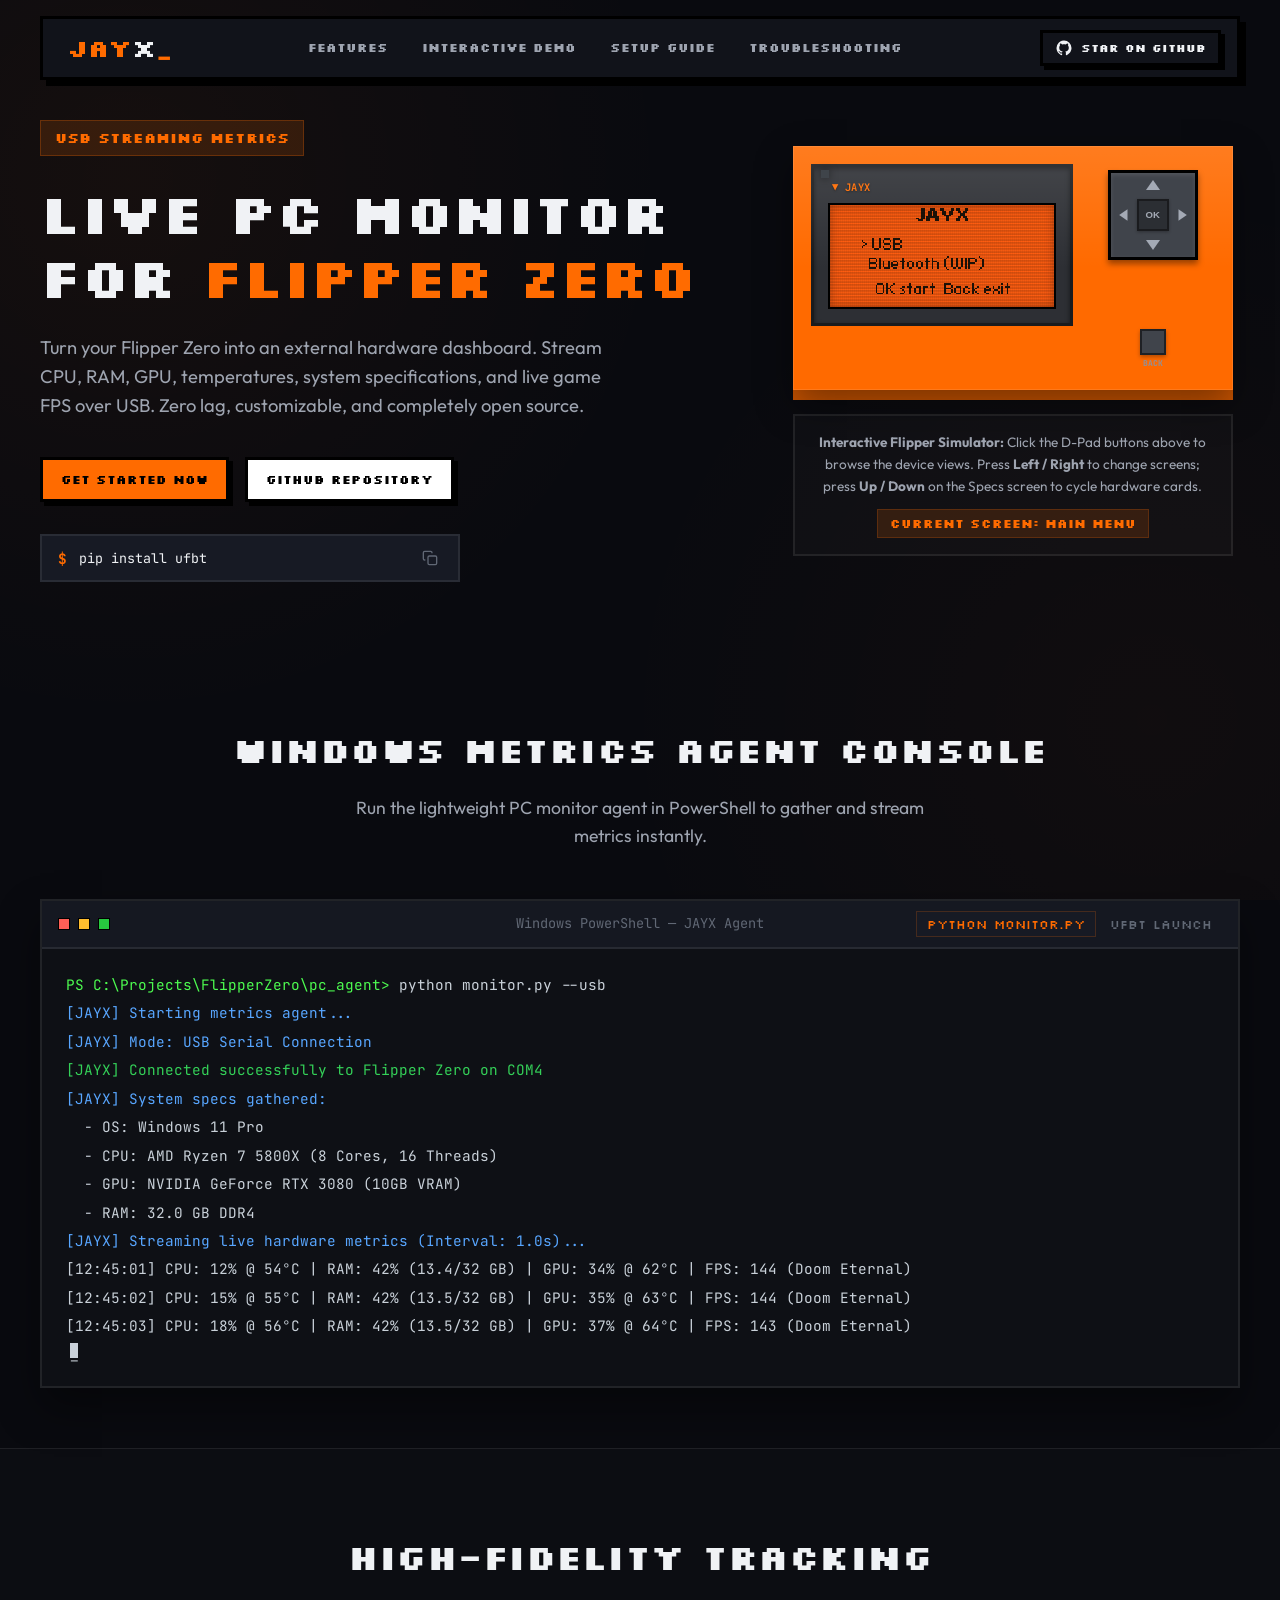
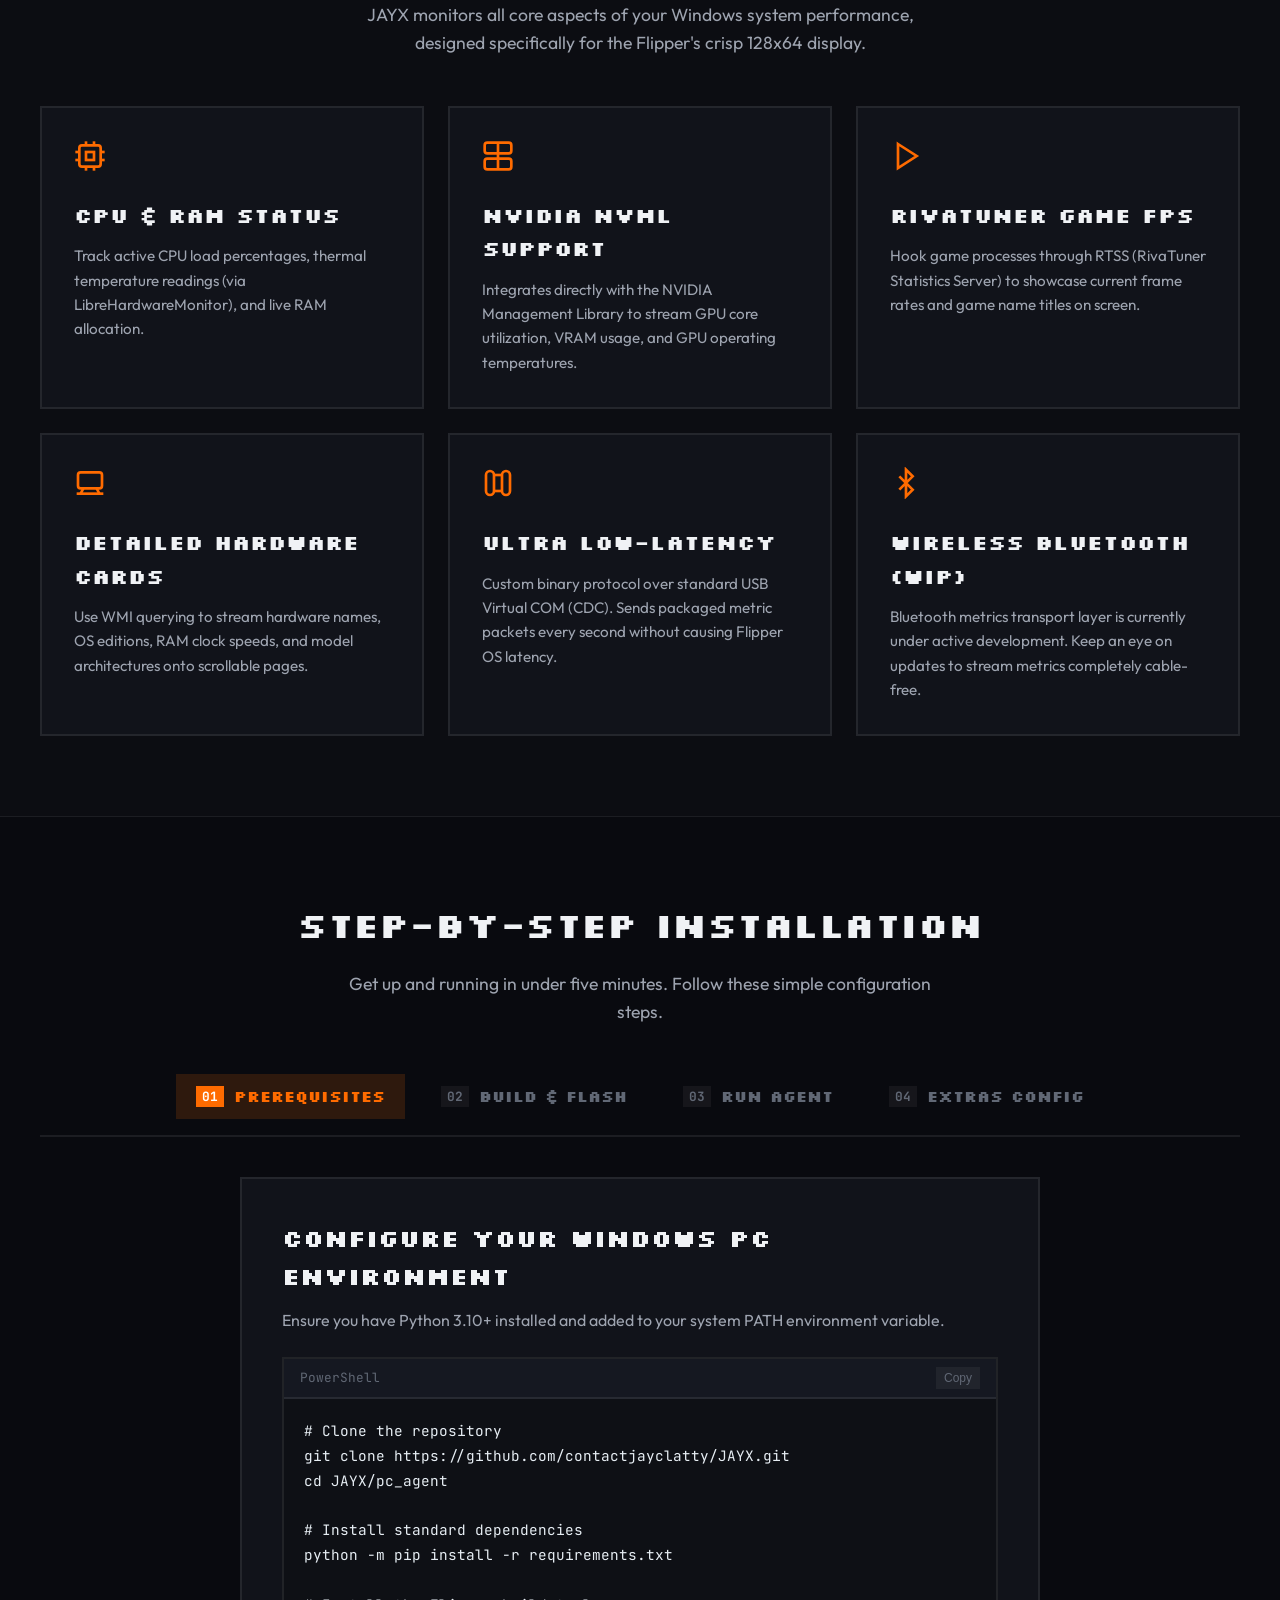
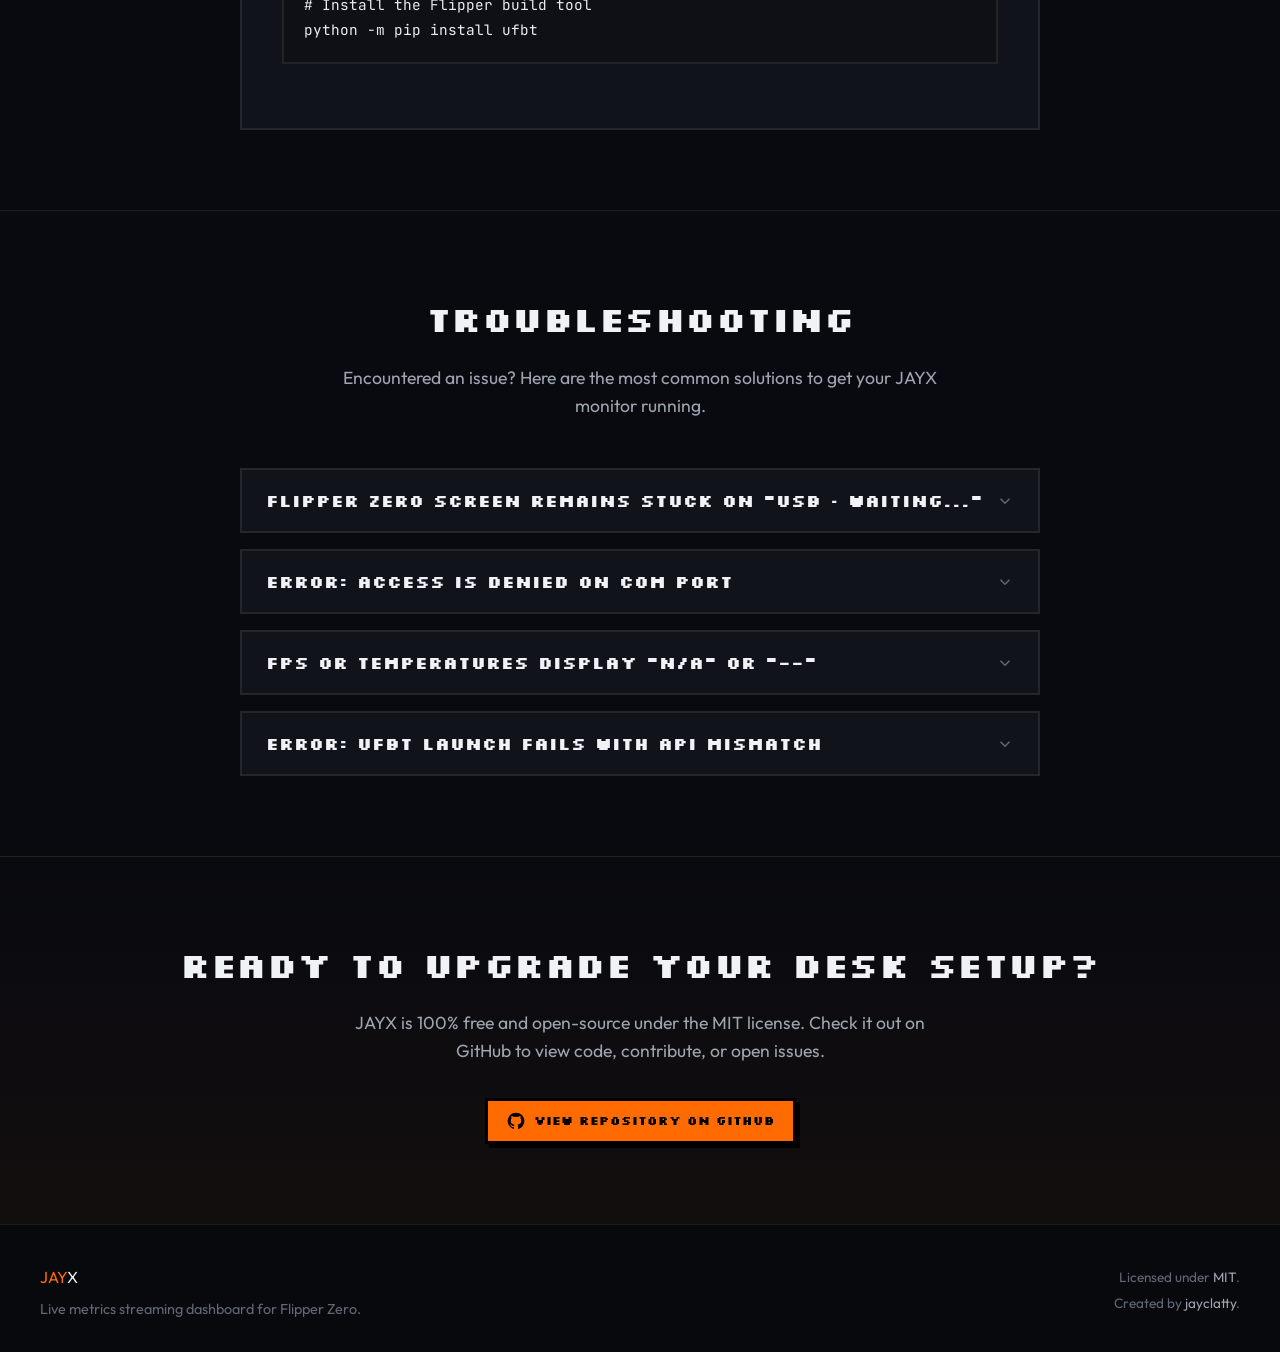
<file: index.html>
<!DOCTYPE html>
<html lang="en">
<head>
    <meta charset="UTF-8">
    <meta name="viewport" content="width=device-width, initial-scale=1.0">
    <title>JAYX — Live PC Monitor for Flipper Zero</title>
    <meta name="description" content="Monitor CPU, RAM, GPU, temperatures, system specs, and game FPS live on your Flipper Zero over USB.">
    <!-- Google Fonts -->
    <link rel="preconnect" href="https://fonts.googleapis.com">
    <link rel="preconnect" href="https://fonts.gstatic.com" crossorigin>
    <link href="https://fonts.googleapis.com/css2?family=JetBrains+Mono:wght@400;500;700&family=Outfit:wght@300;400;500;600;700;800&family=Inter:wght@300;400;500;600;700&family=Silkscreen:wght@400;700&display=swap" rel="stylesheet">
    <link rel="stylesheet" href="style.css">
</head>
<body>

    <!-- Header Navigation -->
    <header class="navbar">
        <div class="nav-container">
            <a href="#" class="nav-logo">
                <span class="logo-accent">JAY</span><span class="logo-main">X</span><span class="logo-cursor">_</span>
            </a>
            <nav class="nav-menu">
                <a href="#features" class="nav-link">Features</a>
                <a href="#simulator" class="nav-link">Interactive Demo</a>
                <a href="#setup" class="nav-link">Setup Guide</a>
                <a href="#troubleshooting" class="nav-link">Troubleshooting</a>
            </nav>
            <div class="nav-actions">
                <a href="https://github.com/contactjayclatty/JAYX" target="_blank" rel="noopener noreferrer" class="btn btn-outline btn-github" id="btn-github-nav">
                    <svg viewBox="0 0 24 24" width="18" height="18" fill="currentColor">
                        <path d="M12 2A10 10 0 0 0 2 12c0 4.42 2.87 8.17 6.84 9.5.5.08.66-.23.66-.5v-1.69c-2.77.6-3.36-1.34-3.36-1.34-.46-1.16-1.11-1.47-1.11-1.47-.9-.62.07-.6.07-.6 1 .07 1.53 1.03 1.53 1.03.9 1.52 2.34 1.07 2.91.83.09-.65.35-1.09.63-1.34-2.22-.25-4.55-1.11-4.55-4.92 0-1.11.38-2 1.03-2.71-.1-.25-.45-1.29.1-2.64 0 0 .84-.27 2.75 1.02.79-.22 1.65-.33 2.5-.33.85 0 1.71.11 2.5.33 1.91-1.29 2.75-1.02 2.75-1.02.55 1.35.2 2.39.1 2.64.65.71 1.03 1.6 1.03 2.71 0 3.82-2.34 4.66-4.57 4.91.36.31.69.92.69 1.85V21c0 .27.16.59.67.5C19.14 20.16 22 16.42 22 12A10 10 0 0 0 12 2z"/>
                    </svg>
                    <span>Star on GitHub</span>
                </a>
            </div>
        </div>
    </header>

    <!-- Hero Section -->
    <section class="hero">
        <div class="hero-container">
            <div class="hero-content">
                <div class="badge">USB Streaming Metrics</div>
                <h1 class="hero-title">Live PC Monitor for <span class="text-orange">Flipper Zero</span></h1>
                <p class="hero-description">
                    Turn your Flipper Zero into an external hardware dashboard. Stream CPU, RAM, GPU, temperatures, system specifications, and live game FPS over USB. Zero lag, customizable, and completely open source.
                </p>
                <div class="hero-buttons">
                    <a href="#setup" class="btn btn-primary">Get Started Now</a>
                    <a href="https://github.com/contactjayclatty/JAYX" target="_blank" rel="noopener noreferrer" class="btn btn-secondary">
                        GitHub Repository
                    </a>
                </div>
                
                <div class="quick-command-wrapper">
                    <div class="command-box">
                        <span class="prompt">$</span>
                        <input type="text" readonly value="pip install ufbt" id="cmd-pip">
                        <button class="btn-copy" data-target="cmd-pip" title="Copy to clipboard">
                            <svg class="icon-copy" viewBox="0 0 24 24" width="16" height="16" fill="none" stroke="currentColor" stroke-width="2">
                                <rect x="9" y="9" width="13" height="13" rx="2" ry="2"></rect>
                                <path d="M5 15H4a2 2 0 0 1-2-2V4a2 2 0 0 1 2-2h9a2 2 0 0 1 2 2v1"></path>
                            </svg>
                            <svg class="icon-check hidden" viewBox="0 0 24 24" width="16" height="16" fill="none" stroke="currentColor" stroke-width="2">
                                <polyline points="20 6 9 17 4 12"></polyline>
                            </svg>
                        </button>
                    </div>
                </div>
            </div>

            <!-- Flipper Simulator -->
            <div class="hero-visual" id="simulator">
                <div class="flipper-container">
                    <div class="flipper-body">
                        <!-- LED Indicator -->
                        <div class="flipper-led" id="flipper-led"></div>
                        
                        <!-- Screen Bezel -->
                        <div class="flipper-bezel">
                            <!-- Flipper Logo -->
                            <div class="bezel-header">
                                <span class="flipper-brand">▼ JAYX</span>
                            </div>
                            
                            <!-- LCD Display Screen -->
                            <div class="flipper-screen">
                                <div class="lcd-scanline"></div>
                                <div class="lcd-grid"></div>
                                <div class="lcd-content">
                                    <img src="screenshots/MainMenu.png" alt="Flipper screen" class="flipper-display-img" id="display-screen">
                                </div>
                            </div>
                        </div>

                        <!-- Interface Controls -->
                        <div class="flipper-controls">
                            <!-- Circular D-Pad -->
                            <div class="dpad-wrapper">
                                <button class="ctrl-btn btn-up" id="btn-up" aria-label="Up">
                                    <svg viewBox="0 0 24 24"><polygon points="12,5 5,15 19,15" fill="currentColor"/></svg>
                                </button>
                                <button class="ctrl-btn btn-left" id="btn-left" aria-label="Left">
                                    <svg viewBox="0 0 24 24"><polygon points="5,12 15,5 15,19" fill="currentColor"/></svg>
                                </button>
                                <button class="ctrl-btn btn-ok" id="btn-ok" aria-label="OK">
                                    <span>OK</span>
                                </button>
                                <button class="ctrl-btn btn-right" id="btn-right" aria-label="Right">
                                    <svg viewBox="0 0 24 24"><polygon points="19,12 9,5 9,19" fill="currentColor"/></svg>
                                </button>
                                <button class="ctrl-btn btn-down" id="btn-down" aria-label="Down">
                                    <svg viewBox="0 0 24 24"><polygon points="12,19 5,9 19,9" fill="currentColor"/></svg>
                                </button>
                            </div>

                            <!-- Back Button -->
                            <button class="ctrl-btn btn-back" id="btn-back" aria-label="Back">
                                <div class="back-circle"></div>
                                <span class="back-label">BACK</span>
                            </button>
                        </div>
                    </div>
                    
                    <!-- Simulator Instructions -->
                    <div class="simulator-instructions">
                        <p><strong>Interactive Flipper Simulator:</strong> Click the D-Pad buttons above to browse the device views. Press <strong>Left / Right</strong> to change screens; press <strong>Up / Down</strong> on the Specs screen to cycle hardware cards.</p>
                        <div class="simulator-info-pill" id="screen-info">Current screen: Main Menu</div>
                    </div>
                </div>
            </div>
        </div>
    </section>

    <!-- Console Log Mockup Section -->
    <section class="console-section">
        <div class="section-container">
            <div class="section-header">
                <h2>Windows Metrics Agent Console</h2>
                <p>Run the lightweight PC monitor agent in PowerShell to gather and stream metrics instantly.</p>
            </div>
            
            <div class="terminal-container">
                <div class="terminal-header">
                    <div class="terminal-dots">
                        <span class="dot red"></span>
                        <span class="dot yellow"></span>
                        <span class="dot green"></span>
                    </div>
                    <div class="terminal-title">Windows PowerShell — JAYX Agent</div>
                    <div class="terminal-actions">
                        <button class="terminal-tab active" data-terminal-tab="agent">python monitor.py</button>
                        <button class="terminal-tab" data-terminal-tab="build">ufbt launch</button>
                    </div>
                </div>
                <div class="terminal-body">
                    <!-- Agent Tab -->
                    <div class="terminal-content" id="terminal-content-agent">
                        <div class="terminal-line"><span class="t-path">PS C:\Projects\FlipperZero\pc_agent></span> python monitor.py --usb</div>
                        <div class="terminal-line t-info">[JAYX] Starting metrics agent...</div>
                        <div class="terminal-line t-info">[JAYX] Mode: USB Serial Connection</div>
                        <div class="terminal-line t-success">[JAYX] Connected successfully to Flipper Zero on COM4</div>
                        <div class="terminal-line t-info">[JAYX] System specs gathered:</div>
                        <div class="terminal-line">&nbsp;&nbsp;- OS: Windows 11 Pro</div>
                        <div class="terminal-line">&nbsp;&nbsp;- CPU: AMD Ryzen 7 5800X (8 Cores, 16 Threads)</div>
                        <div class="terminal-line">&nbsp;&nbsp;- GPU: NVIDIA GeForce RTX 3080 (10GB VRAM)</div>
                        <div class="terminal-line">&nbsp;&nbsp;- RAM: 32.0 GB DDR4</div>
                        <div class="terminal-line t-info">[JAYX] Streaming live hardware metrics (Interval: 1.0s)...</div>
                        <div class="terminal-line">[12:45:01] CPU: 12% @ 54°C | RAM: 42% (13.4/32 GB) | GPU: 34% @ 62°C | FPS: 144 (Doom Eternal)</div>
                        <div class="terminal-line">[12:45:02] CPU: 15% @ 55°C | RAM: 42% (13.5/32 GB) | GPU: 35% @ 63°C | FPS: 144 (Doom Eternal)</div>
                        <div class="terminal-line">[12:45:03] CPU: 18% @ 56°C | RAM: 42% (13.5/32 GB) | GPU: 37% @ 64°C | FPS: 143 (Doom Eternal)</div>
                        <div class="terminal-line cursor-line"><span class="cursor">_</span></div>
                    </div>
                    
                    <!-- Build Tab -->
                    <div class="terminal-content hidden" id="terminal-content-build">
                        <div class="terminal-line"><span class="t-path">PS C:\Projects\FlipperZero\apps\jayx></span> ufbt launch</div>
                        <div class="terminal-line t-info">[ufbt] Downloading toolchain... (cached)</div>
                        <div class="terminal-line t-info">[ufbt] Compiling source files:</div>
                        <div class="terminal-line">&nbsp;&nbsp;[CC] jayx.c</div>
                        <div class="terminal-line">&nbsp;&nbsp;[CC] transport/transport.c</div>
                        <div class="terminal-line">&nbsp;&nbsp;[CC] views/view_stats.c</div>
                        <div class="terminal-line">&nbsp;&nbsp;[CC] views/view_specs.c</div>
                        <div class="terminal-line t-info">[ufbt] Linking binary: dist/jayx.fap</div>
                        <div class="terminal-line t-success">[ufbt] Build finished successfully!</div>
                        <div class="terminal-line t-info">[ufbt] Deploying to Flipper Zero via USB COM4...</div>
                        <div class="terminal-line t-info">[ufbt] Writing /ext/apps/USB/jayx.fap ... done.</div>
                        <div class="terminal-line t-success">[ufbt] Application launched on target device!</div>
                        <div class="terminal-line cursor-line"><span class="cursor">_</span></div>
                    </div>
                </div>
            </div>
        </div>
    </section>

    <!-- Features Grid -->
    <section class="features-section" id="features">
        <div class="section-container">
            <div class="section-header">
                <h2>High-Fidelity Tracking</h2>
                <p>JAYX monitors all core aspects of your Windows system performance, designed specifically for the Flipper's crisp 128x64 display.</p>
            </div>
            
            <div class="features-grid">
                <!-- CPU & RAM -->
                <div class="feature-card">
                    <div class="feature-icon">
                        <svg viewBox="0 0 24 24" width="32" height="32" fill="none" stroke="currentColor" stroke-width="2">
                            <rect x="4" y="4" width="16" height="16" rx="2" ry="2"></rect>
                            <rect x="9" y="9" width="6" height="6"></rect>
                            <line x1="9" y1="1" x2="9" y2="4"></line>
                            <line x1="15" y1="1" x2="15" y2="4"></line>
                            <line x1="9" y1="20" x2="9" y2="23"></line>
                            <line x1="15" y1="20" x2="15" y2="23"></line>
                            <line x1="20" y1="9" x2="23" y2="9"></line>
                            <line x1="20" y1="15" x2="23" y2="15"></line>
                            <line x1="1" y1="9" x2="4" y2="9"></line>
                            <line x1="1" y1="15" x2="4" y2="15"></line>
                        </svg>
                    </div>
                    <h3>CPU & RAM Status</h3>
                    <p>Track active CPU load percentages, thermal temperature readings (via LibreHardwareMonitor), and live RAM allocation.</p>
                </div>

                <!-- NVIDIA GPU -->
                <div class="feature-card">
                    <div class="feature-icon">
                        <svg viewBox="0 0 24 24" width="32" height="32" fill="none" stroke="currentColor" stroke-width="2">
                            <rect x="2" y="2" width="20" height="8" rx="2" ry="2"></rect>
                            <rect x="2" y="14" width="20" height="8" rx="2" ry="2"></rect>
                            <line x1="6" y1="6" x2="6" y2="6.01"></line>
                            <line x1="6" y1="18" x2="6" y2="18.01"></line>
                            <path d="M12 2v20"></path>
                        </svg>
                    </div>
                    <h3>NVIDIA NVML Support</h3>
                    <p>Integrates directly with the NVIDIA Management Library to stream GPU core utilization, VRAM usage, and GPU operating temperatures.</p>
                </div>

                <!-- Game FPS -->
                <div class="feature-card">
                    <div class="feature-icon">
                        <svg viewBox="0 0 24 24" width="32" height="32" fill="none" stroke="currentColor" stroke-width="2">
                            <polygon points="6 3 20 12 6 21 6 3"></polygon>
                        </svg>
                    </div>
                    <h3>RivaTuner Game FPS</h3>
                    <p>Hook game processes through RTSS (RivaTuner Statistics Server) to showcase current frame rates and game name titles on screen.</p>
                </div>

                <!-- WMI Hardware Specs -->
                <div class="feature-card">
                    <div class="feature-icon">
                        <svg viewBox="0 0 24 24" width="32" height="32" fill="none" stroke="currentColor" stroke-width="2">
                            <rect x="3" y="4" width="18" height="12" rx="2" ry="2"></rect>
                            <line x1="2" y1="20" x2="22" y2="20"></line>
                            <line x1="5" y1="20" x2="7" y2="16"></line>
                            <line x1="19" y1="20" x2="17" y2="16"></line>
                        </svg>
                    </div>
                    <h3>Detailed Hardware Cards</h3>
                    <p>Use WMI querying to stream hardware names, OS editions, RAM clock speeds, and model architectures onto scrollable pages.</p>
                </div>

                <!-- USB Serial Protocol -->
                <div class="feature-card">
                    <div class="feature-icon">
                        <svg viewBox="0 0 24 24" width="32" height="32" fill="none" stroke="currentColor" stroke-width="2">
                            <path d="M18 3a3 3 0 0 0-3 3v12a3 3 0 0 0 3 3 3 3 0 0 0 3-3V6a3 3 0 0 0-3-3z"></path>
                            <path d="M6 21a3 3 0 0 0 3-3V6a3 3 0 0 0-3-3 3 3 0 0 0-3 3v12a3 3 0 0 0 3 3z"></path>
                            <path d="M15 6h-6"></path>
                            <path d="M15 18h-6"></path>
                        </svg>
                    </div>
                    <h3>Ultra Low-Latency</h3>
                    <p>Custom binary protocol over standard USB Virtual COM (CDC). Sends packaged metric packets every second without causing Flipper OS latency.</p>
                </div>

                <!-- Bluetooth (WIP) -->
                <div class="feature-card">
                    <div class="feature-icon">
                        <svg viewBox="0 0 24 24" width="32" height="32" fill="none" stroke="currentColor" stroke-width="2">
                            <path d="m7 7 10 10-5 5V2l5 5L7 17"></path>
                        </svg>
                    </div>
                    <h3>Wireless Bluetooth (WIP)</h3>
                    <p>Bluetooth metrics transport layer is currently under active development. Keep an eye on updates to stream metrics completely cable-free.</p>
                </div>
            </div>
        </div>
    </section>

    <!-- Guided Setup -->
    <section class="setup-section" id="setup">
        <div class="section-container">
            <div class="section-header">
                <h2>Step-by-Step Installation</h2>
                <p>Get up and running in under five minutes. Follow these simple configuration steps.</p>
            </div>

            <!-- Setup Tabs -->
            <div class="setup-tabs-nav">
                <button class="setup-tab-btn active" data-setup-tab="step1">
                    <span class="step-num">01</span>
                    <span class="step-title">Prerequisites</span>
                </button>
                <button class="setup-tab-btn" data-setup-tab="step2">
                    <span class="step-num">02</span>
                    <span class="step-title">Build & Flash</span>
                </button>
                <button class="setup-tab-btn" data-setup-tab="step3">
                    <span class="step-num">03</span>
                    <span class="step-title">Run Agent</span>
                </button>
                <button class="setup-tab-btn" data-setup-tab="step4">
                    <span class="step-num">04</span>
                    <span class="step-title">Extras Config</span>
                </button>
            </div>

            <!-- Setup Tab Contents -->
            <div class="setup-tabs-content">
                <!-- Step 1 -->
                <div class="setup-tab-pane active" id="setup-pane-step1">
                    <h3>Configure your Windows PC environment</h3>
                    <p>Ensure you have Python 3.10+ installed and added to your system PATH environment variable.</p>
                    
                    <div class="setup-code-block">
                        <div class="code-header">
                            <span>PowerShell</span>
                            <button class="btn-copy" data-target="code-setup1">Copy</button>
                        </div>
                        <pre><code id="code-setup1"># Clone the repository
git clone https://github.com/contactjayclatty/JAYX.git
cd JAYX/pc_agent

# Install standard dependencies
python -m pip install -r requirements.txt

# Install the Flipper build tool
python -m pip install ufbt</code></pre>
                    </div>
                </div>

                <!-- Step 2 -->
                <div class="setup-tab-pane" id="setup-pane-step2">
                    <h3>Compile and Launch on Flipper Zero</h3>
                    <p>Connect your Flipper Zero via USB. Ensure any terminal console tools, serial monitors, or **qFlipper** are fully closed before continuing, to avoid port locks.</p>
                    
                    <div class="setup-code-block">
                        <div class="code-header">
                            <span>PowerShell</span>
                            <button class="btn-copy" data-target="code-setup2">Copy</button>
                        </div>
                        <pre><code id="code-setup2"># Move to the app directory
cd ../apps/jayx

# Compile and launch the app automatically
ufbt launch</code></pre>
                    </div>
                    <div class="setup-tip">
                        <strong>Pro Tip:</strong> First-time builds may take a minute while `ufbt` downloads the Flipper SDK for your device firmware.
                    </div>
                </div>

                <!-- Step 3 -->
                <div class="setup-tab-pane" id="setup-pane-step3">
                    <h3>Open Connection & Stream</h3>
                    <p>Start JAYX on your device and launch the local python agent process on your PC.</p>
                    
                    <ol class="setup-list">
                        <li>On the Flipper: Open **Apps** → **USB** → **JAYX**.</li>
                        <li>Highlight **USB** and press the **OK** button. The screen will say <code>USB · waiting...</code></li>
                        <li>On your Windows PC, open PowerShell and run the agent:</li>
                    </ol>

                    <div class="setup-code-block">
                        <div class="code-header">
                            <span>PowerShell</span>
                            <button class="btn-copy" data-target="code-setup3">Copy</button>
                        </div>
                        <pre><code id="code-setup3">cd ../../pc_agent
python monitor.py --usb</code></pre>
                    </div>
                    <p>Within seconds, JAYX will establish the link and stream live stats!</p>
                </div>

                <!-- Step 4 -->
                <div class="setup-tab-pane" id="setup-pane-step4">
                    <h3>Enable FPS and Temperature stats</h3>
                    <p>Out of the box, JAYX streams system specs, CPU load, and RAM usage. Use these third-party utilities to unlock the complete suite of hardware readings:</p>
                    
                    <div class="extras-grid">
                        <div class="extra-item">
                            <h4>🎮 Frame Rate Tracking (FPS)</h4>
                            <p>Download and start <a href="https://www.guru3d.com/files-details/rtss-rivatuner-statistics-server-download.html" target="_blank" rel="noopener noreferrer">RivaTuner Statistics Server (RTSS)</a>. Ensure it runs in the background. The FPS will show up on the <strong>Game</strong> page when you focus a game window.</p>
                        </div>
                        <div class="extra-item">
                            <h4>🌡️ CPU Temperatures</h4>
                            <p>Download and run <a href="https://github.com/LibreHardwareMonitor/LibreHardwareMonitor" target="_blank" rel="noopener noreferrer">LibreHardwareMonitor</a>. Keep it active in the background tray. Restart the python agent to hook the sensors.</p>
                        </div>
                        <div class="extra-item">
                            <h4>⚡ GPU Performance</h4>
                            <p>NVIDIA Graphics metrics are supported natively via drivers. No extra tools are required if Nvidia drivers are installed. Other GPU brands will show metrics as N/A.</p>
                        </div>
                    </div>
                </div>
            </div>
        </div>
    </section>

    <!-- Troubleshooting Section -->
    <section class="troubleshoot-section" id="troubleshooting">
        <div class="section-container">
            <div class="section-header">
                <h2>Troubleshooting</h2>
                <p>Encountered an issue? Here are the most common solutions to get your JAYX monitor running.</p>
            </div>

            <div class="troubleshoot-accordion">
                <!-- Card 1 -->
                <div class="accordion-item">
                    <button class="accordion-header">
                        <span>Flipper Zero screen remains stuck on "USB · waiting..."</span>
                        <svg class="arrow" viewBox="0 0 24 24" width="18" height="18" fill="none" stroke="currentColor" stroke-width="2">
                            <polyline points="6 9 12 15 18 9"></polyline>
                        </svg>
                    </button>
                    <div class="accordion-content">
                        <div class="accordion-content-inner">
                            <p>This means the Flipper is ready to receive data, but the PC Agent isn't speaking to it yet. Verify that:</p>
                            <ul>
                                <li>You have run <code>python monitor.py --usb</code> in your PowerShell console.</li>
                                <li>The Flipper is connected with a reliable USB data cable.</li>
                                <li>No other software (like qFlipper) is open and locking the device's COM port.</li>
                            </ul>
                        </div>
                    </div>
                </div>

                <!-- Card 2 -->
                <div class="accordion-item">
                    <button class="accordion-header">
                        <span>Error: Access is denied on COM port</span>
                        <svg class="arrow" viewBox="0 0 24 24" width="18" height="18" fill="none" stroke="currentColor" stroke-width="2">
                            <polyline points="6 9 12 15 18 9"></polyline>
                        </svg>
                    </button>
                    <div class="accordion-content">
                        <div class="accordion-content-inner">
                            <p>Another application has already opened a serial connection to your Flipper Zero. Before uploading with <code>ufbt launch</code> or starting the metrics script:</p>
                            <ul>
                                <li>Close the **qFlipper** application completely.</li>
                                <li>Kill any orphaned python processes by running: <code>Get-Process | Where-Object {$_.ProcessName -eq "python"} | Stop-Process</code> in PowerShell.</li>
                                <li>Unplug and replug the Flipper Zero to reset its connection port.</li>
                            </ul>
                        </div>
                    </div>
                </div>

                <!-- Card 3 -->
                <div class="accordion-item">
                    <button class="accordion-header">
                        <span>FPS or Temperatures display "N/A" or "--"</span>
                        <svg class="arrow" viewBox="0 0 24 24" width="18" height="18" fill="none" stroke="currentColor" stroke-width="2">
                            <polyline points="6 9 12 15 18 9"></polyline>
                        </svg>
                    </button>
                    <div class="accordion-content">
                        <div class="accordion-content-inner">
                            <p>These require third-party tools running in the background of your PC. Without them, JAYX will still run smoothly but won't show those metrics:</p>
                            <ul>
                                <li>For **CPU Temp**: Start **LibreHardwareMonitor** and leave it running.</li>
                                <li>For **Game FPS**: Start **RivaTuner Statistics Server (RTSS)**, run your game, and ensure that the game window has focus.</li>
                                <li>For **GPU Stats**: Ensure you have an NVIDIA graphics card. Other graphics architectures (AMD/Intel) are not supported by NVML and will show N/A.</li>
                            </ul>
                        </div>
                    </div>
                </div>

                <!-- Card 4 -->
                <div class="accordion-item">
                    <button class="accordion-header">
                        <span>Error: ufbt launch fails with API mismatch</span>
                        <svg class="arrow" viewBox="0 0 24 24" width="18" height="18" fill="none" stroke="currentColor" stroke-width="2">
                            <polyline points="6 9 12 15 18 9"></polyline>
                        </svg>
                    </button>
                    <div class="accordion-content">
                        <div class="accordion-content-inner">
                            <p>Your local SDK is out of date compared to the firmware currently installed on your Flipper. Run the following commands inside `apps/jayx` to sync:</p>
                            <pre><code>ufbt update
ufbt launch</code></pre>
                        </div>
                    </div>
                </div>
            </div>
        </div>
    </section>

    <!-- Call to Action -->
    <section class="cta-section">
        <div class="section-container">
            <h2>Ready to Upgrade Your Desk Setup?</h2>
            <p>JAYX is 100% free and open-source under the MIT license. Check it out on GitHub to view code, contribute, or open issues.</p>
            <div class="cta-buttons">
                <a href="https://github.com/contactjayclatty/JAYX" target="_blank" rel="noopener noreferrer" class="btn btn-primary btn-github">
                    <svg viewBox="0 0 24 24" width="20" height="20" fill="currentColor">
                        <path d="M12 2A10 10 0 0 0 2 12c0 4.42 2.87 8.17 6.84 9.5.5.08.66-.23.66-.5v-1.69c-2.77.6-3.36-1.34-3.36-1.34-.46-1.16-1.11-1.47-1.11-1.47-.9-.62.07-.6.07-.6 1 .07 1.53 1.03 1.53 1.03.9 1.52 2.34 1.07 2.91.83.09-.65.35-1.09.63-1.34-2.22-.25-4.55-1.11-4.55-4.92 0-1.11.38-2 1.03-2.71-.1-.25-.45-1.29.1-2.64 0 0 .84-.27 2.75 1.02.79-.22 1.65-.33 2.5-.33.85 0 1.71.11 2.5.33 1.91-1.29 2.75-1.02 2.75-1.02.55 1.35.2 2.39.1 2.64.65.71 1.03 1.6 1.03 2.71 0 3.82-2.34 4.66-4.57 4.91.36.31.69.92.69 1.85V21c0 .27.16.59.67.5C19.14 20.16 22 16.42 22 12A10 10 0 0 0 12 2z"/>
                    </svg>
                    <span>View Repository on GitHub</span>
                </a>
            </div>
        </div>
    </section>

    <!-- Footer -->
    <footer>
        <div class="footer-container">
            <div class="footer-left">
                <span class="logo-accent">JAY</span><span class="logo-main">X</span>
                <p>Live metrics streaming dashboard for Flipper Zero.</p>
            </div>
            <div class="footer-right">
                <p>Licensed under <a href="https://github.com/contactjayclatty/JAYX/blob/main/LICENSE" target="_blank" rel="noopener noreferrer">MIT</a>.</p>
                <p>Created by <a href="https://github.com/contactjayclatty" target="_blank" rel="noopener noreferrer">jayclatty</a>.</p>
            </div>
        </div>
    </footer>

    <script src="script.js"></script>
</body>
</html>
</file>
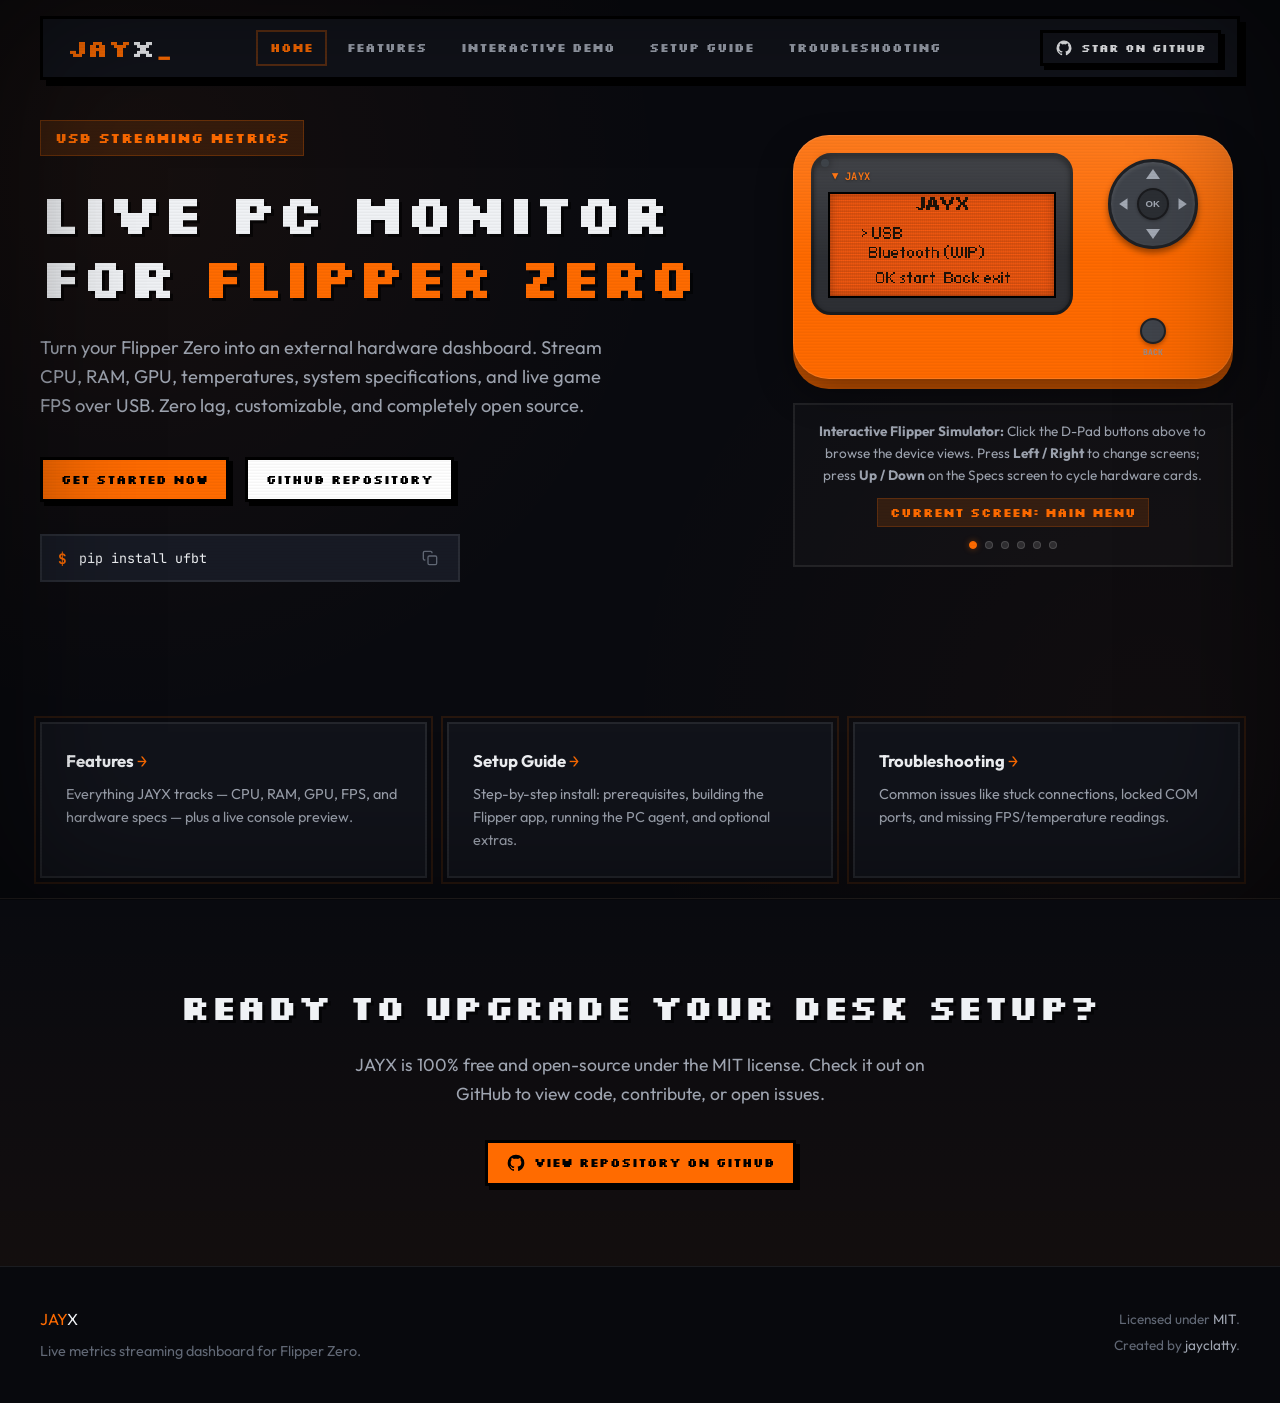
<file: website/index.html>
<!DOCTYPE html>
<html lang="en">
<head>
    <meta charset="UTF-8">
    <meta name="viewport" content="width=device-width, initial-scale=1.0">
    <title>JAYX — Live PC Monitor for Flipper Zero</title>
    <meta name="description" content="Monitor CPU, RAM, GPU, temperatures, system specs, and game FPS live on your Flipper Zero over USB.">
    <link rel="icon" type="image/svg+xml" href="favicon.svg">

    <!-- Open Graph / Twitter -->
    <meta property="og:type" content="website">
    <meta property="og:title" content="JAYX — Live PC Monitor for Flipper Zero">
    <meta property="og:description" content="Monitor CPU, RAM, GPU, temperatures, system specs, and game FPS live on your Flipper Zero over USB.">
    <meta property="og:image" content="screenshots/livestats.png">
    <meta name="twitter:card" content="summary_large_image">
    <meta name="twitter:title" content="JAYX — Live PC Monitor for Flipper Zero">
    <meta name="twitter:description" content="Monitor CPU, RAM, GPU, temperatures, system specs, and game FPS live on your Flipper Zero over USB.">
    <meta name="twitter:image" content="screenshots/livestats.png">

    <!-- Google Fonts -->
    <link rel="preconnect" href="https://fonts.googleapis.com">
    <link rel="preconnect" href="https://fonts.gstatic.com" crossorigin>
    <link href="https://fonts.googleapis.com/css2?family=JetBrains+Mono:wght@400;500;700&family=Outfit:wght@300;400;500;600;700;800&family=Inter:wght@300;400;500;600;700&family=Silkscreen:wght@400;700&display=swap" rel="stylesheet">
    <link rel="stylesheet" href="style.css">
</head>
<body>

    <!-- Header Navigation -->
    <header class="navbar">
        <div class="nav-container">
            <a href="index.html" class="nav-logo">
                <span class="logo-accent">JAY</span><span class="logo-main">X</span><span class="logo-cursor">_</span>
            </a>
            <nav class="nav-menu">
                <a href="index.html" class="nav-link active">Home</a>
                <a href="features.html" class="nav-link">Features</a>
                <a href="#simulator" class="nav-link">Interactive Demo</a>
                <a href="setup.html" class="nav-link">Setup Guide</a>
                <a href="troubleshooting.html" class="nav-link">Troubleshooting</a>
            </nav>
            <div class="nav-actions">
                <a href="https://github.com/contactjayclatty/JAYX" target="_blank" rel="noopener noreferrer" class="btn btn-outline btn-github" id="btn-github-nav">
                    <svg viewBox="0 0 24 24" width="18" height="18" fill="currentColor">
                        <path d="M12 2A10 10 0 0 0 2 12c0 4.42 2.87 8.17 6.84 9.5.5.08.66-.23.66-.5v-1.69c-2.77.6-3.36-1.34-3.36-1.34-.46-1.16-1.11-1.47-1.11-1.47-.9-.62.07-.6.07-.6 1 .07 1.53 1.03 1.53 1.03.9 1.52 2.34 1.07 2.91.83.09-.65.35-1.09.63-1.34-2.22-.25-4.55-1.11-4.55-4.92 0-1.11.38-2 1.03-2.71-.1-.25-.45-1.29.1-2.64 0 0 .84-.27 2.75 1.02.79-.22 1.65-.33 2.5-.33.85 0 1.71.11 2.5.33 1.91-1.29 2.75-1.02 2.75-1.02.55 1.35.2 2.39.1 2.64.65.71 1.03 1.6 1.03 2.71 0 3.82-2.34 4.66-4.57 4.91.36.31.69.92.69 1.85V21c0 .27.16.59.67.5C19.14 20.16 22 16.42 22 12A10 10 0 0 0 12 2z"/>
                    </svg>
                    <span>Star on GitHub</span>
                </a>
            </div>
        </div>
    </header>

    <!-- Hero Section -->
    <section class="hero">
        <div class="hero-container">
            <div class="hero-content">
                <div class="badge">USB Streaming Metrics</div>
                <h1 class="hero-title">Live PC Monitor for <span class="text-orange">Flipper Zero</span></h1>
                <p class="hero-description">
                    Turn your Flipper Zero into an external hardware dashboard. Stream CPU, RAM, GPU, temperatures, system specifications, and live game FPS over USB. Zero lag, customizable, and completely open source.
                </p>
                <div class="hero-buttons">
                    <a href="setup.html" class="btn btn-primary">Get Started Now</a>
                    <a href="https://github.com/contactjayclatty/JAYX" target="_blank" rel="noopener noreferrer" class="btn btn-secondary">
                        GitHub Repository
                    </a>
                </div>

                <div class="quick-command-wrapper">
                    <div class="command-box">
                        <span class="prompt">$</span>
                        <input type="text" readonly value="pip install ufbt" id="cmd-pip">
                        <button class="btn-copy" data-target="cmd-pip" title="Copy to clipboard">
                            <svg class="icon-copy" viewBox="0 0 24 24" width="16" height="16" fill="none" stroke="currentColor" stroke-width="2">
                                <rect x="9" y="9" width="13" height="13" rx="2" ry="2"></rect>
                                <path d="M5 15H4a2 2 0 0 1-2-2V4a2 2 0 0 1 2-2h9a2 2 0 0 1 2 2v1"></path>
                            </svg>
                            <svg class="icon-check hidden" viewBox="0 0 24 24" width="16" height="16" fill="none" stroke="currentColor" stroke-width="2">
                                <polyline points="20 6 9 17 4 12"></polyline>
                            </svg>
                        </button>
                    </div>
                </div>
            </div>

            <!-- Flipper Simulator -->
            <div class="hero-visual" id="simulator">
                <div class="flipper-container">
                    <div class="flipper-body">
                        <!-- LED Indicator -->
                        <div class="flipper-led" id="flipper-led"></div>

                        <!-- Screen Bezel -->
                        <div class="flipper-bezel">
                            <!-- Flipper Logo -->
                            <div class="bezel-header">
                                <span class="flipper-brand">▼ JAYX</span>
                            </div>

                            <!-- LCD Display Screen -->
                            <div class="flipper-screen">
                                <div class="lcd-scanline"></div>
                                <div class="lcd-grid"></div>
                                <div class="lcd-content">
                                    <img src="screenshots/MainMenu.png" alt="Flipper screen" class="flipper-display-img" id="display-screen">
                                </div>
                            </div>
                        </div>

                        <!-- Interface Controls -->
                        <div class="flipper-controls">
                            <!-- Circular D-Pad -->
                            <div class="dpad-wrapper">
                                <button class="ctrl-btn btn-up" id="btn-up" aria-label="Up">
                                    <svg viewBox="0 0 24 24"><polygon points="12,5 5,15 19,15" fill="currentColor"/></svg>
                                </button>
                                <button class="ctrl-btn btn-left" id="btn-left" aria-label="Left">
                                    <svg viewBox="0 0 24 24"><polygon points="5,12 15,5 15,19" fill="currentColor"/></svg>
                                </button>
                                <button class="ctrl-btn btn-ok" id="btn-ok" aria-label="OK">
                                    <span>OK</span>
                                </button>
                                <button class="ctrl-btn btn-right" id="btn-right" aria-label="Right">
                                    <svg viewBox="0 0 24 24"><polygon points="19,12 9,5 9,19" fill="currentColor"/></svg>
                                </button>
                                <button class="ctrl-btn btn-down" id="btn-down" aria-label="Down">
                                    <svg viewBox="0 0 24 24"><polygon points="12,19 5,9 19,9" fill="currentColor"/></svg>
                                </button>
                            </div>

                            <!-- Back Button -->
                            <button class="ctrl-btn btn-back" id="btn-back" aria-label="Back">
                                <div class="back-circle"></div>
                                <span class="back-label">BACK</span>
                            </button>
                        </div>
                    </div>

                    <!-- Simulator Instructions -->
                    <div class="simulator-instructions">
                        <p><strong>Interactive Flipper Simulator:</strong> Click the D-Pad buttons above to browse the device views. Press <strong>Left / Right</strong> to change screens; press <strong>Up / Down</strong> on the Specs screen to cycle hardware cards.</p>
                        <div class="simulator-info-pill" id="screen-info">Current screen: Main Menu</div>
                        <div class="sim-dots" id="sim-dots"></div>
                    </div>
                </div>
            </div>
        </div>
    </section>

    <!-- Explore Other Pages -->
    <section class="explore-section">
        <div class="section-container">
            <div class="explore-grid">
                <a href="features.html" class="explore-card">
                    <span class="explore-title">Features <span class="explore-arrow">&rarr;</span></span>
                    <p>Everything JAYX tracks — CPU, RAM, GPU, FPS, and hardware specs — plus a live console preview.</p>
                </a>
                <a href="setup.html" class="explore-card">
                    <span class="explore-title">Setup Guide <span class="explore-arrow">&rarr;</span></span>
                    <p>Step-by-step install: prerequisites, building the Flipper app, running the PC agent, and optional extras.</p>
                </a>
                <a href="troubleshooting.html" class="explore-card">
                    <span class="explore-title">Troubleshooting <span class="explore-arrow">&rarr;</span></span>
                    <p>Common issues like stuck connections, locked COM ports, and missing FPS/temperature readings.</p>
                </a>
            </div>
        </div>
    </section>

    <!-- Call to Action -->
    <section class="cta-section">
        <div class="section-container">
            <h2>Ready to Upgrade Your Desk Setup?</h2>
            <p>JAYX is 100% free and open-source under the MIT license. Check it out on GitHub to view code, contribute, or open issues.</p>
            <div class="cta-buttons">
                <a href="https://github.com/contactjayclatty/JAYX" target="_blank" rel="noopener noreferrer" class="btn btn-primary btn-github">
                    <svg viewBox="0 0 24 24" width="20" height="20" fill="currentColor">
                        <path d="M12 2A10 10 0 0 0 2 12c0 4.42 2.87 8.17 6.84 9.5.5.08.66-.23.66-.5v-1.69c-2.77.6-3.36-1.34-3.36-1.34-.46-1.16-1.11-1.47-1.11-1.47-.9-.62.07-.6.07-.6 1 .07 1.53 1.03 1.53 1.03.9 1.52 2.34 1.07 2.91.83.09-.65.35-1.09.63-1.34-2.22-.25-4.55-1.11-4.55-4.92 0-1.11.38-2 1.03-2.71-.1-.25-.45-1.29.1-2.64 0 0 .84-.27 2.75 1.02.79-.22 1.65-.33 2.5-.33.85 0 1.71.11 2.5.33 1.91-1.29 2.75-1.02 2.75-1.02.55 1.35.2 2.39.1 2.64.65.71 1.03 1.6 1.03 2.71 0 3.82-2.34 4.66-4.57 4.91.36.31.69.92.69 1.85V21c0 .27.16.59.67.5C19.14 20.16 22 16.42 22 12A10 10 0 0 0 12 2z"/>
                    </svg>
                    <span>View Repository on GitHub</span>
                </a>
            </div>
        </div>
    </section>

    <!-- Footer -->
    <footer>
        <div class="footer-container">
            <div class="footer-left">
                <span class="logo-accent">JAY</span><span class="logo-main">X</span>
                <p>Live metrics streaming dashboard for Flipper Zero.</p>
            </div>
            <div class="footer-right">
                <p>Licensed under <a href="https://github.com/contactjayclatty/JAYX/blob/main/LICENSE" target="_blank" rel="noopener noreferrer">MIT</a>.</p>
                <p>Created by <a href="https://github.com/contactjayclatty" target="_blank" rel="noopener noreferrer">jayclatty</a>.</p>
            </div>
        </div>
    </footer>

    <script src="script.js"></script>
</body>
</html>
</file>
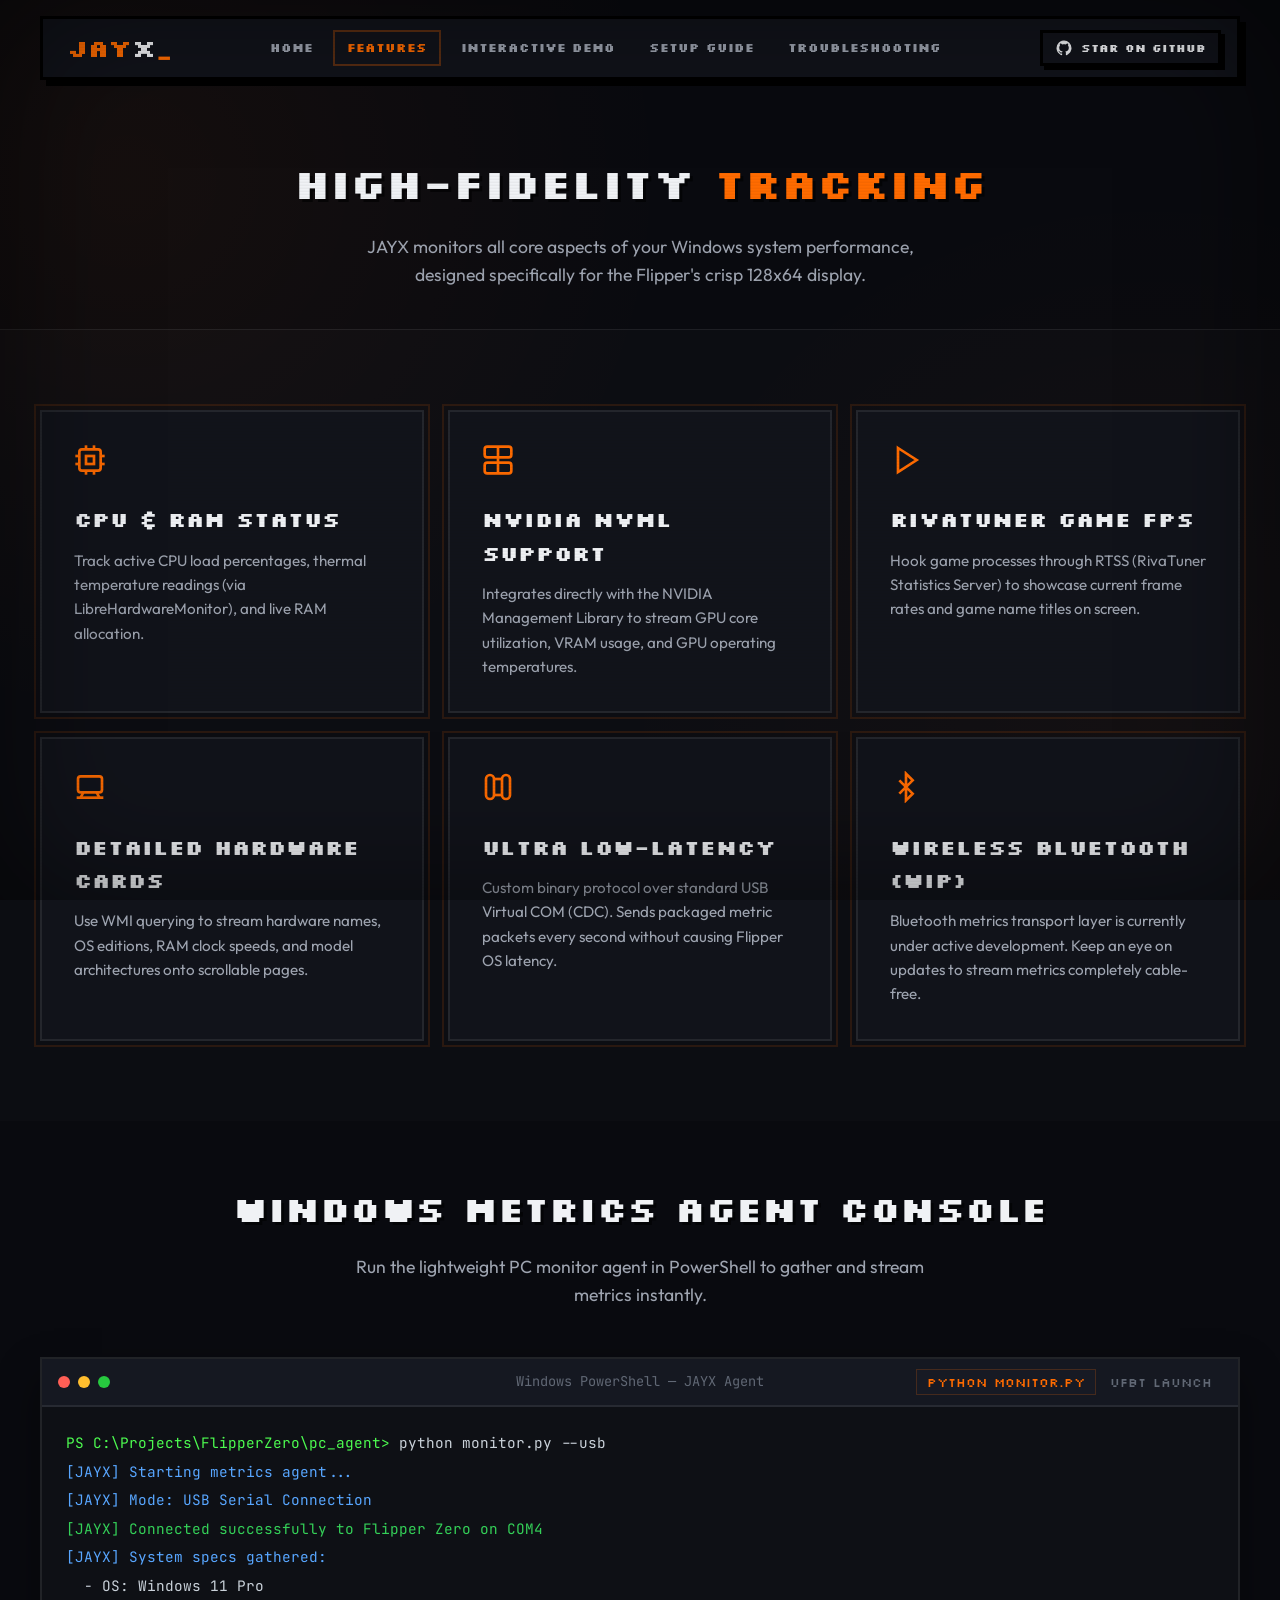
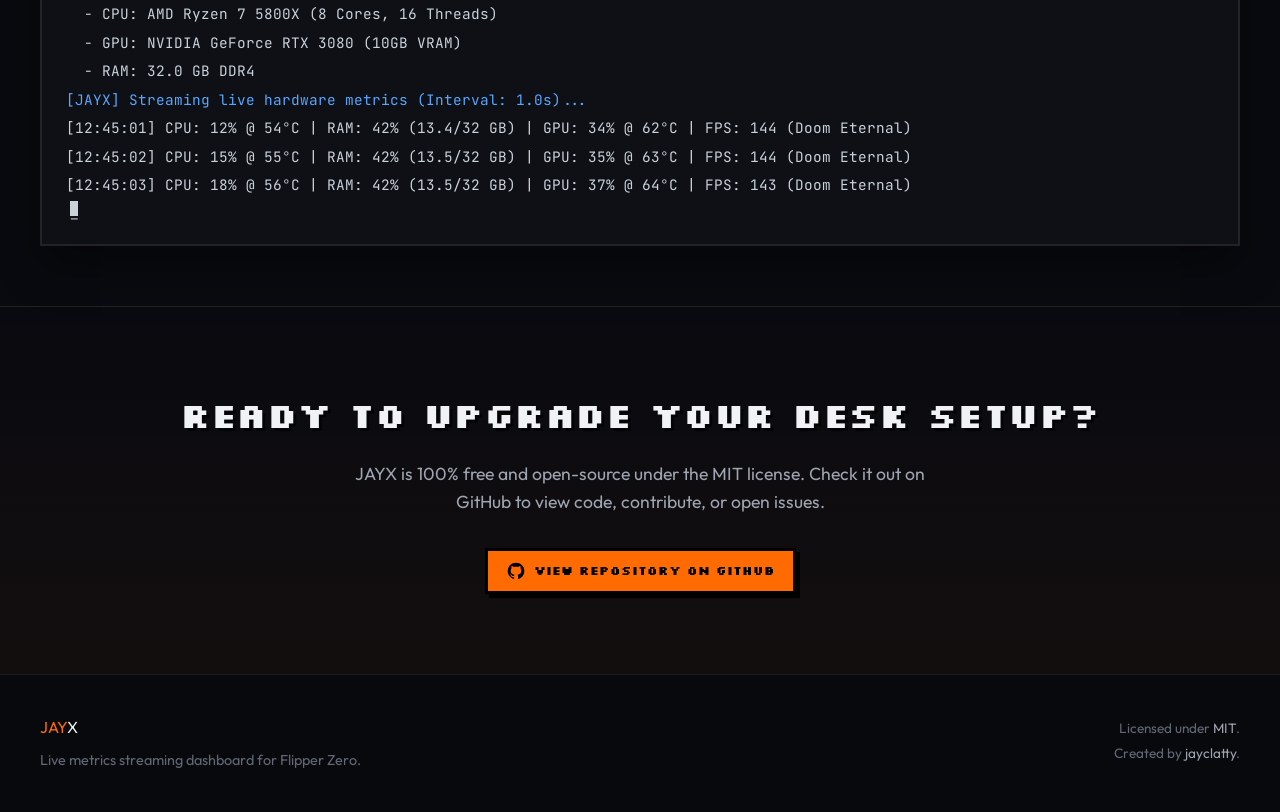
<file: website/features.html>
<!DOCTYPE html>
<html lang="en">
<head>
    <meta charset="UTF-8">
    <meta name="viewport" content="width=device-width, initial-scale=1.0">
    <title>Features — JAYX</title>
    <meta name="description" content="Everything JAYX tracks: CPU, RAM, NVIDIA GPU, RTSS game FPS, WMI hardware specs, and a live PowerShell console preview.">
    <link rel="icon" type="image/svg+xml" href="favicon.svg">

    <!-- Open Graph / Twitter -->
    <meta property="og:type" content="website">
    <meta property="og:title" content="Features — JAYX">
    <meta property="og:description" content="Everything JAYX tracks: CPU, RAM, NVIDIA GPU, RTSS game FPS, WMI hardware specs, and a live PowerShell console preview.">
    <meta property="og:image" content="screenshots/livestats.png">
    <meta name="twitter:card" content="summary_large_image">
    <meta name="twitter:title" content="Features — JAYX">
    <meta name="twitter:description" content="Everything JAYX tracks: CPU, RAM, NVIDIA GPU, RTSS game FPS, WMI hardware specs, and a live PowerShell console preview.">
    <meta name="twitter:image" content="screenshots/livestats.png">

    <!-- Google Fonts -->
    <link rel="preconnect" href="https://fonts.googleapis.com">
    <link rel="preconnect" href="https://fonts.gstatic.com" crossorigin>
    <link href="https://fonts.googleapis.com/css2?family=JetBrains+Mono:wght@400;500;700&family=Outfit:wght@300;400;500;600;700;800&family=Inter:wght@300;400;500;600;700&family=Silkscreen:wght@400;700&display=swap" rel="stylesheet">
    <link rel="stylesheet" href="style.css">
</head>
<body>

    <!-- Header Navigation -->
    <header class="navbar">
        <div class="nav-container">
            <a href="index.html" class="nav-logo">
                <span class="logo-accent">JAY</span><span class="logo-main">X</span><span class="logo-cursor">_</span>
            </a>
            <nav class="nav-menu">
                <a href="index.html" class="nav-link">Home</a>
                <a href="features.html" class="nav-link active">Features</a>
                <a href="index.html#simulator" class="nav-link">Interactive Demo</a>
                <a href="setup.html" class="nav-link">Setup Guide</a>
                <a href="troubleshooting.html" class="nav-link">Troubleshooting</a>
            </nav>
            <div class="nav-actions">
                <a href="https://github.com/contactjayclatty/JAYX" target="_blank" rel="noopener noreferrer" class="btn btn-outline btn-github" id="btn-github-nav">
                    <svg viewBox="0 0 24 24" width="18" height="18" fill="currentColor">
                        <path d="M12 2A10 10 0 0 0 2 12c0 4.42 2.87 8.17 6.84 9.5.5.08.66-.23.66-.5v-1.69c-2.77.6-3.36-1.34-3.36-1.34-.46-1.16-1.11-1.47-1.11-1.47-.9-.62.07-.6.07-.6 1 .07 1.53 1.03 1.53 1.03.9 1.52 2.34 1.07 2.91.83.09-.65.35-1.09.63-1.34-2.22-.25-4.55-1.11-4.55-4.92 0-1.11.38-2 1.03-2.71-.1-.25-.45-1.29.1-2.64 0 0 .84-.27 2.75 1.02.79-.22 1.65-.33 2.5-.33.85 0 1.71.11 2.5.33 1.91-1.29 2.75-1.02 2.75-1.02.55 1.35.2 2.39.1 2.64.65.71 1.03 1.6 1.03 2.71 0 3.82-2.34 4.66-4.57 4.91.36.31.69.92.69 1.85V21c0 .27.16.59.67.5C19.14 20.16 22 16.42 22 12A10 10 0 0 0 12 2z"/>
                    </svg>
                    <span>Star on GitHub</span>
                </a>
            </div>
        </div>
    </header>

    <!-- Page Header -->
    <section class="page-hero">
        <h1>High-Fidelity <span class="text-orange">Tracking</span></h1>
        <p>JAYX monitors all core aspects of your Windows system performance, designed specifically for the Flipper's crisp 128x64 display.</p>
    </section>

    <!-- Features Grid -->
    <section class="features-section" id="features">
        <div class="section-container">
            <div class="features-grid">
                <!-- CPU & RAM -->
                <div class="feature-card">
                    <div class="feature-icon">
                        <svg viewBox="0 0 24 24" width="32" height="32" fill="none" stroke="currentColor" stroke-width="2">
                            <rect x="4" y="4" width="16" height="16" rx="2" ry="2"></rect>
                            <rect x="9" y="9" width="6" height="6"></rect>
                            <line x1="9" y1="1" x2="9" y2="4"></line>
                            <line x1="15" y1="1" x2="15" y2="4"></line>
                            <line x1="9" y1="20" x2="9" y2="23"></line>
                            <line x1="15" y1="20" x2="15" y2="23"></line>
                            <line x1="20" y1="9" x2="23" y2="9"></line>
                            <line x1="20" y1="15" x2="23" y2="15"></line>
                            <line x1="1" y1="9" x2="4" y2="9"></line>
                            <line x1="1" y1="15" x2="4" y2="15"></line>
                        </svg>
                    </div>
                    <h3>CPU & RAM Status</h3>
                    <p>Track active CPU load percentages, thermal temperature readings (via LibreHardwareMonitor), and live RAM allocation.</p>
                </div>

                <!-- NVIDIA GPU -->
                <div class="feature-card">
                    <div class="feature-icon">
                        <svg viewBox="0 0 24 24" width="32" height="32" fill="none" stroke="currentColor" stroke-width="2">
                            <rect x="2" y="2" width="20" height="8" rx="2" ry="2"></rect>
                            <rect x="2" y="14" width="20" height="8" rx="2" ry="2"></rect>
                            <line x1="6" y1="6" x2="6" y2="6.01"></line>
                            <line x1="6" y1="18" x2="6" y2="18.01"></line>
                            <path d="M12 2v20"></path>
                        </svg>
                    </div>
                    <h3>NVIDIA NVML Support</h3>
                    <p>Integrates directly with the NVIDIA Management Library to stream GPU core utilization, VRAM usage, and GPU operating temperatures.</p>
                </div>

                <!-- Game FPS -->
                <div class="feature-card">
                    <div class="feature-icon">
                        <svg viewBox="0 0 24 24" width="32" height="32" fill="none" stroke="currentColor" stroke-width="2">
                            <polygon points="6 3 20 12 6 21 6 3"></polygon>
                        </svg>
                    </div>
                    <h3>RivaTuner Game FPS</h3>
                    <p>Hook game processes through RTSS (RivaTuner Statistics Server) to showcase current frame rates and game name titles on screen.</p>
                </div>

                <!-- WMI Hardware Specs -->
                <div class="feature-card">
                    <div class="feature-icon">
                        <svg viewBox="0 0 24 24" width="32" height="32" fill="none" stroke="currentColor" stroke-width="2">
                            <rect x="3" y="4" width="18" height="12" rx="2" ry="2"></rect>
                            <line x1="2" y1="20" x2="22" y2="20"></line>
                            <line x1="5" y1="20" x2="7" y2="16"></line>
                            <line x1="19" y1="20" x2="17" y2="16"></line>
                        </svg>
                    </div>
                    <h3>Detailed Hardware Cards</h3>
                    <p>Use WMI querying to stream hardware names, OS editions, RAM clock speeds, and model architectures onto scrollable pages.</p>
                </div>

                <!-- USB Serial Protocol -->
                <div class="feature-card">
                    <div class="feature-icon">
                        <svg viewBox="0 0 24 24" width="32" height="32" fill="none" stroke="currentColor" stroke-width="2">
                            <path d="M18 3a3 3 0 0 0-3 3v12a3 3 0 0 0 3 3 3 3 0 0 0 3-3V6a3 3 0 0 0-3-3z"></path>
                            <path d="M6 21a3 3 0 0 0 3-3V6a3 3 0 0 0-3-3 3 3 0 0 0-3 3v12a3 3 0 0 0 3 3z"></path>
                            <path d="M15 6h-6"></path>
                            <path d="M15 18h-6"></path>
                        </svg>
                    </div>
                    <h3>Ultra Low-Latency</h3>
                    <p>Custom binary protocol over standard USB Virtual COM (CDC). Sends packaged metric packets every second without causing Flipper OS latency.</p>
                </div>

                <!-- Bluetooth (WIP) -->
                <div class="feature-card">
                    <div class="feature-icon">
                        <svg viewBox="0 0 24 24" width="32" height="32" fill="none" stroke="currentColor" stroke-width="2">
                            <path d="m7 7 10 10-5 5V2l5 5L7 17"></path>
                        </svg>
                    </div>
                    <h3>Wireless Bluetooth (WIP)</h3>
                    <p>Bluetooth metrics transport layer is currently under active development. Keep an eye on updates to stream metrics completely cable-free.</p>
                </div>
            </div>
        </div>
    </section>

    <!-- Console Log Mockup Section -->
    <section class="console-section">
        <div class="section-container">
            <div class="section-header">
                <h2>Windows Metrics Agent Console</h2>
                <p>Run the lightweight PC monitor agent in PowerShell to gather and stream metrics instantly.</p>
            </div>

            <div class="terminal-container">
                <div class="terminal-header">
                    <div class="terminal-dots">
                        <span class="dot red"></span>
                        <span class="dot yellow"></span>
                        <span class="dot green"></span>
                    </div>
                    <div class="terminal-title">Windows PowerShell — JAYX Agent</div>
                    <div class="terminal-actions">
                        <button class="terminal-tab active" data-terminal-tab="agent">python monitor.py</button>
                        <button class="terminal-tab" data-terminal-tab="build">ufbt launch</button>
                    </div>
                </div>
                <div class="terminal-body">
                    <!-- Agent Tab -->
                    <div class="terminal-content" id="terminal-content-agent">
                        <div class="terminal-line"><span class="t-path">PS C:\Projects\FlipperZero\pc_agent></span> python monitor.py --usb</div>
                        <div class="terminal-line t-info">[JAYX] Starting metrics agent...</div>
                        <div class="terminal-line t-info">[JAYX] Mode: USB Serial Connection</div>
                        <div class="terminal-line t-success">[JAYX] Connected successfully to Flipper Zero on COM4</div>
                        <div class="terminal-line t-info">[JAYX] System specs gathered:</div>
                        <div class="terminal-line">&nbsp;&nbsp;- OS: Windows 11 Pro</div>
                        <div class="terminal-line">&nbsp;&nbsp;- CPU: AMD Ryzen 7 5800X (8 Cores, 16 Threads)</div>
                        <div class="terminal-line">&nbsp;&nbsp;- GPU: NVIDIA GeForce RTX 3080 (10GB VRAM)</div>
                        <div class="terminal-line">&nbsp;&nbsp;- RAM: 32.0 GB DDR4</div>
                        <div class="terminal-line t-info">[JAYX] Streaming live hardware metrics (Interval: 1.0s)...</div>
                        <div class="terminal-line">[12:45:01] CPU: 12% @ 54°C | RAM: 42% (13.4/32 GB) | GPU: 34% @ 62°C | FPS: 144 (Doom Eternal)</div>
                        <div class="terminal-line">[12:45:02] CPU: 15% @ 55°C | RAM: 42% (13.5/32 GB) | GPU: 35% @ 63°C | FPS: 144 (Doom Eternal)</div>
                        <div class="terminal-line">[12:45:03] CPU: 18% @ 56°C | RAM: 42% (13.5/32 GB) | GPU: 37% @ 64°C | FPS: 143 (Doom Eternal)</div>
                        <div class="terminal-line cursor-line"><span class="cursor">_</span></div>
                    </div>

                    <!-- Build Tab -->
                    <div class="terminal-content hidden" id="terminal-content-build">
                        <div class="terminal-line"><span class="t-path">PS C:\Projects\FlipperZero\apps\jayx></span> ufbt launch</div>
                        <div class="terminal-line t-info">[ufbt] Downloading toolchain... (cached)</div>
                        <div class="terminal-line t-info">[ufbt] Compiling source files:</div>
                        <div class="terminal-line">&nbsp;&nbsp;[CC] jayx.c</div>
                        <div class="terminal-line">&nbsp;&nbsp;[CC] transport/transport.c</div>
                        <div class="terminal-line">&nbsp;&nbsp;[CC] views/view_stats.c</div>
                        <div class="terminal-line">&nbsp;&nbsp;[CC] views/view_specs.c</div>
                        <div class="terminal-line t-info">[ufbt] Linking binary: dist/jayx.fap</div>
                        <div class="terminal-line t-success">[ufbt] Build finished successfully!</div>
                        <div class="terminal-line t-info">[ufbt] Deploying to Flipper Zero via USB COM4...</div>
                        <div class="terminal-line t-info">[ufbt] Writing /ext/apps/USB/jayx.fap ... done.</div>
                        <div class="terminal-line t-success">[ufbt] Application launched on target device!</div>
                        <div class="terminal-line cursor-line"><span class="cursor">_</span></div>
                    </div>
                </div>
            </div>
        </div>
    </section>

    <!-- Call to Action -->
    <section class="cta-section">
        <div class="section-container">
            <h2>Ready to Upgrade Your Desk Setup?</h2>
            <p>JAYX is 100% free and open-source under the MIT license. Check it out on GitHub to view code, contribute, or open issues.</p>
            <div class="cta-buttons">
                <a href="https://github.com/contactjayclatty/JAYX" target="_blank" rel="noopener noreferrer" class="btn btn-primary btn-github">
                    <svg viewBox="0 0 24 24" width="20" height="20" fill="currentColor">
                        <path d="M12 2A10 10 0 0 0 2 12c0 4.42 2.87 8.17 6.84 9.5.5.08.66-.23.66-.5v-1.69c-2.77.6-3.36-1.34-3.36-1.34-.46-1.16-1.11-1.47-1.11-1.47-.9-.62.07-.6.07-.6 1 .07 1.53 1.03 1.53 1.03.9 1.52 2.34 1.07 2.91.83.09-.65.35-1.09.63-1.34-2.22-.25-4.55-1.11-4.55-4.92 0-1.11.38-2 1.03-2.71-.1-.25-.45-1.29.1-2.64 0 0 .84-.27 2.75 1.02.79-.22 1.65-.33 2.5-.33.85 0 1.71.11 2.5.33 1.91-1.29 2.75-1.02 2.75-1.02.55 1.35.2 2.39.1 2.64.65.71 1.03 1.6 1.03 2.71 0 3.82-2.34 4.66-4.57 4.91.36.31.69.92.69 1.85V21c0 .27.16.59.67.5C19.14 20.16 22 16.42 22 12A10 10 0 0 0 12 2z"/>
                    </svg>
                    <span>View Repository on GitHub</span>
                </a>
            </div>
        </div>
    </section>

    <!-- Footer -->
    <footer>
        <div class="footer-container">
            <div class="footer-left">
                <span class="logo-accent">JAY</span><span class="logo-main">X</span>
                <p>Live metrics streaming dashboard for Flipper Zero.</p>
            </div>
            <div class="footer-right">
                <p>Licensed under <a href="https://github.com/contactjayclatty/JAYX/blob/main/LICENSE" target="_blank" rel="noopener noreferrer">MIT</a>.</p>
                <p>Created by <a href="https://github.com/contactjayclatty" target="_blank" rel="noopener noreferrer">jayclatty</a>.</p>
            </div>
        </div>
    </footer>

    <script src="script.js"></script>
</body>
</html>
</file>
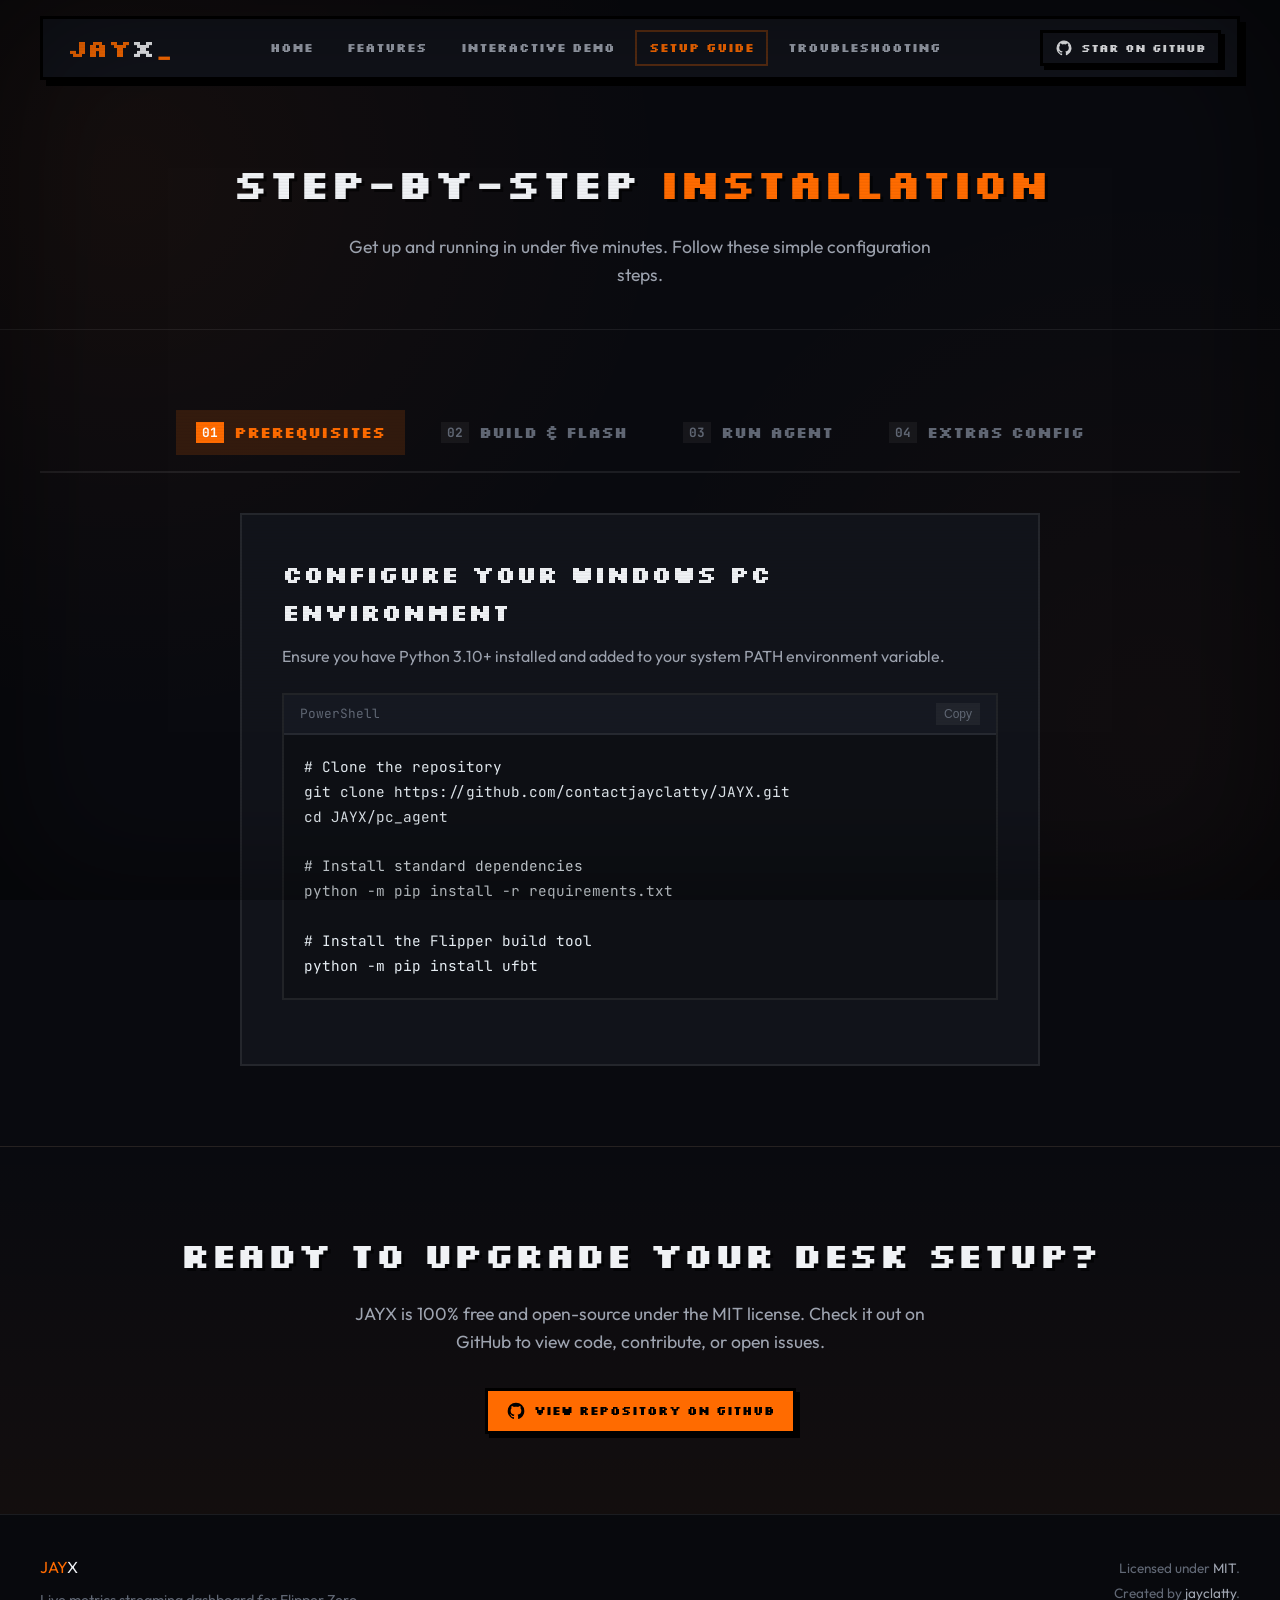
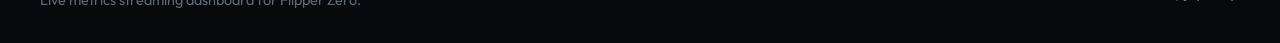
<file: website/setup.html>
<!DOCTYPE html>
<html lang="en">
<head>
    <meta charset="UTF-8">
    <meta name="viewport" content="width=device-width, initial-scale=1.0">
    <title>Setup Guide — JAYX</title>
    <meta name="description" content="Step-by-step JAYX installation: prerequisites, building and flashing the Flipper app, running the PC agent, and optional FPS/temperature extras.">
    <link rel="icon" type="image/svg+xml" href="favicon.svg">

    <!-- Open Graph / Twitter -->
    <meta property="og:type" content="website">
    <meta property="og:title" content="Setup Guide — JAYX">
    <meta property="og:description" content="Step-by-step JAYX installation: prerequisites, building and flashing the Flipper app, running the PC agent, and optional FPS/temperature extras.">
    <meta property="og:image" content="screenshots/livestats.png">
    <meta name="twitter:card" content="summary_large_image">
    <meta name="twitter:title" content="Setup Guide — JAYX">
    <meta name="twitter:description" content="Step-by-step JAYX installation: prerequisites, building and flashing the Flipper app, running the PC agent, and optional FPS/temperature extras.">
    <meta name="twitter:image" content="screenshots/livestats.png">

    <!-- Google Fonts -->
    <link rel="preconnect" href="https://fonts.googleapis.com">
    <link rel="preconnect" href="https://fonts.gstatic.com" crossorigin>
    <link href="https://fonts.googleapis.com/css2?family=JetBrains+Mono:wght@400;500;700&family=Outfit:wght@300;400;500;600;700;800&family=Inter:wght@300;400;500;600;700&family=Silkscreen:wght@400;700&display=swap" rel="stylesheet">
    <link rel="stylesheet" href="style.css">
</head>
<body>

    <!-- Header Navigation -->
    <header class="navbar">
        <div class="nav-container">
            <a href="index.html" class="nav-logo">
                <span class="logo-accent">JAY</span><span class="logo-main">X</span><span class="logo-cursor">_</span>
            </a>
            <nav class="nav-menu">
                <a href="index.html" class="nav-link">Home</a>
                <a href="features.html" class="nav-link">Features</a>
                <a href="index.html#simulator" class="nav-link">Interactive Demo</a>
                <a href="setup.html" class="nav-link active">Setup Guide</a>
                <a href="troubleshooting.html" class="nav-link">Troubleshooting</a>
            </nav>
            <div class="nav-actions">
                <a href="https://github.com/contactjayclatty/JAYX" target="_blank" rel="noopener noreferrer" class="btn btn-outline btn-github" id="btn-github-nav">
                    <svg viewBox="0 0 24 24" width="18" height="18" fill="currentColor">
                        <path d="M12 2A10 10 0 0 0 2 12c0 4.42 2.87 8.17 6.84 9.5.5.08.66-.23.66-.5v-1.69c-2.77.6-3.36-1.34-3.36-1.34-.46-1.16-1.11-1.47-1.11-1.47-.9-.62.07-.6.07-.6 1 .07 1.53 1.03 1.53 1.03.9 1.52 2.34 1.07 2.91.83.09-.65.35-1.09.63-1.34-2.22-.25-4.55-1.11-4.55-4.92 0-1.11.38-2 1.03-2.71-.1-.25-.45-1.29.1-2.64 0 0 .84-.27 2.75 1.02.79-.22 1.65-.33 2.5-.33.85 0 1.71.11 2.5.33 1.91-1.29 2.75-1.02 2.75-1.02.55 1.35.2 2.39.1 2.64.65.71 1.03 1.6 1.03 2.71 0 3.82-2.34 4.66-4.57 4.91.36.31.69.92.69 1.85V21c0 .27.16.59.67.5C19.14 20.16 22 16.42 22 12A10 10 0 0 0 12 2z"/>
                    </svg>
                    <span>Star on GitHub</span>
                </a>
            </div>
        </div>
    </header>

    <!-- Page Header -->
    <section class="page-hero">
        <h1>Step-by-Step <span class="text-orange">Installation</span></h1>
        <p>Get up and running in under five minutes. Follow these simple configuration steps.</p>
    </section>

    <!-- Guided Setup -->
    <section class="setup-section" id="setup">
        <div class="section-container">

            <!-- Setup Tabs -->
            <div class="setup-tabs-nav">
                <button class="setup-tab-btn active" data-setup-tab="step1">
                    <span class="step-num">01</span>
                    <span class="step-title">Prerequisites</span>
                </button>
                <button class="setup-tab-btn" data-setup-tab="step2">
                    <span class="step-num">02</span>
                    <span class="step-title">Build & Flash</span>
                </button>
                <button class="setup-tab-btn" data-setup-tab="step3">
                    <span class="step-num">03</span>
                    <span class="step-title">Run Agent</span>
                </button>
                <button class="setup-tab-btn" data-setup-tab="step4">
                    <span class="step-num">04</span>
                    <span class="step-title">Extras Config</span>
                </button>
            </div>

            <!-- Setup Tab Contents -->
            <div class="setup-tabs-content">
                <!-- Step 1 -->
                <div class="setup-tab-pane active" id="setup-pane-step1">
                    <h3>Configure your Windows PC environment</h3>
                    <p>Ensure you have Python 3.10+ installed and added to your system PATH environment variable.</p>

                    <div class="setup-code-block">
                        <div class="code-header">
                            <span>PowerShell</span>
                            <button class="btn-copy" data-target="code-setup1">Copy</button>
                        </div>
                        <pre><code id="code-setup1"># Clone the repository
git clone https://github.com/contactjayclatty/JAYX.git
cd JAYX/pc_agent

# Install standard dependencies
python -m pip install -r requirements.txt

# Install the Flipper build tool
python -m pip install ufbt</code></pre>
                    </div>
                </div>

                <!-- Step 2 -->
                <div class="setup-tab-pane" id="setup-pane-step2">
                    <h3>Compile and Launch on Flipper Zero</h3>
                    <p>Connect your Flipper Zero via USB. Ensure any terminal console tools, serial monitors, or **qFlipper** are fully closed before continuing, to avoid port locks.</p>

                    <div class="setup-code-block">
                        <div class="code-header">
                            <span>PowerShell</span>
                            <button class="btn-copy" data-target="code-setup2">Copy</button>
                        </div>
                        <pre><code id="code-setup2"># Move to the app directory
cd ../apps/jayx

# Compile and launch the app automatically
ufbt launch</code></pre>
                    </div>
                    <div class="setup-tip">
                        <strong>Pro Tip:</strong> First-time builds may take a minute while `ufbt` downloads the Flipper SDK for your device firmware.
                    </div>
                </div>

                <!-- Step 3 -->
                <div class="setup-tab-pane" id="setup-pane-step3">
                    <h3>Open Connection & Stream</h3>
                    <p>Start JAYX on your device and launch the local python agent process on your PC.</p>

                    <ol class="setup-list">
                        <li>On the Flipper: Open **Apps** → **USB** → **JAYX**.</li>
                        <li>Highlight **USB** and press the **OK** button. The screen will say <code>USB · waiting...</code></li>
                        <li>On your Windows PC, open PowerShell and run the agent:</li>
                    </ol>

                    <div class="setup-code-block">
                        <div class="code-header">
                            <span>PowerShell</span>
                            <button class="btn-copy" data-target="code-setup3">Copy</button>
                        </div>
                        <pre><code id="code-setup3">cd ../../pc_agent
python monitor.py --usb</code></pre>
                    </div>
                    <p>Within seconds, JAYX will establish the link and stream live stats!</p>
                </div>

                <!-- Step 4 -->
                <div class="setup-tab-pane" id="setup-pane-step4">
                    <h3>Enable FPS and Temperature stats</h3>
                    <p>Out of the box, JAYX streams system specs, CPU load, and RAM usage. Use these third-party utilities to unlock the complete suite of hardware readings:</p>

                    <div class="extras-grid">
                        <div class="extra-item">
                            <h4>🎮 Frame Rate Tracking (FPS)</h4>
                            <p>Download and start <a href="https://www.guru3d.com/files-details/rtss-rivatuner-statistics-server-download.html" target="_blank" rel="noopener noreferrer">RivaTuner Statistics Server (RTSS)</a>. Ensure it runs in the background. The FPS will show up on the <strong>Game</strong> page when you focus a game window.</p>
                        </div>
                        <div class="extra-item">
                            <h4>🌡️ CPU Temperatures</h4>
                            <p>Download and run <a href="https://github.com/LibreHardwareMonitor/LibreHardwareMonitor" target="_blank" rel="noopener noreferrer">LibreHardwareMonitor</a>. Keep it active in the background tray. Restart the python agent to hook the sensors.</p>
                        </div>
                        <div class="extra-item">
                            <h4>⚡ GPU Performance</h4>
                            <p>NVIDIA Graphics metrics are supported natively via drivers. No extra tools are required if Nvidia drivers are installed. Other GPU brands will show metrics as N/A.</p>
                        </div>
                    </div>
                </div>
            </div>
        </div>
    </section>

    <!-- Call to Action -->
    <section class="cta-section">
        <div class="section-container">
            <h2>Ready to Upgrade Your Desk Setup?</h2>
            <p>JAYX is 100% free and open-source under the MIT license. Check it out on GitHub to view code, contribute, or open issues.</p>
            <div class="cta-buttons">
                <a href="https://github.com/contactjayclatty/JAYX" target="_blank" rel="noopener noreferrer" class="btn btn-primary btn-github">
                    <svg viewBox="0 0 24 24" width="20" height="20" fill="currentColor">
                        <path d="M12 2A10 10 0 0 0 2 12c0 4.42 2.87 8.17 6.84 9.5.5.08.66-.23.66-.5v-1.69c-2.77.6-3.36-1.34-3.36-1.34-.46-1.16-1.11-1.47-1.11-1.47-.9-.62.07-.6.07-.6 1 .07 1.53 1.03 1.53 1.03.9 1.52 2.34 1.07 2.91.83.09-.65.35-1.09.63-1.34-2.22-.25-4.55-1.11-4.55-4.92 0-1.11.38-2 1.03-2.71-.1-.25-.45-1.29.1-2.64 0 0 .84-.27 2.75 1.02.79-.22 1.65-.33 2.5-.33.85 0 1.71.11 2.5.33 1.91-1.29 2.75-1.02 2.75-1.02.55 1.35.2 2.39.1 2.64.65.71 1.03 1.6 1.03 2.71 0 3.82-2.34 4.66-4.57 4.91.36.31.69.92.69 1.85V21c0 .27.16.59.67.5C19.14 20.16 22 16.42 22 12A10 10 0 0 0 12 2z"/>
                    </svg>
                    <span>View Repository on GitHub</span>
                </a>
            </div>
        </div>
    </section>

    <!-- Footer -->
    <footer>
        <div class="footer-container">
            <div class="footer-left">
                <span class="logo-accent">JAY</span><span class="logo-main">X</span>
                <p>Live metrics streaming dashboard for Flipper Zero.</p>
            </div>
            <div class="footer-right">
                <p>Licensed under <a href="https://github.com/contactjayclatty/JAYX/blob/main/LICENSE" target="_blank" rel="noopener noreferrer">MIT</a>.</p>
                <p>Created by <a href="https://github.com/contactjayclatty" target="_blank" rel="noopener noreferrer">jayclatty</a>.</p>
            </div>
        </div>
    </footer>

    <script src="script.js"></script>
</body>
</html>
</file>
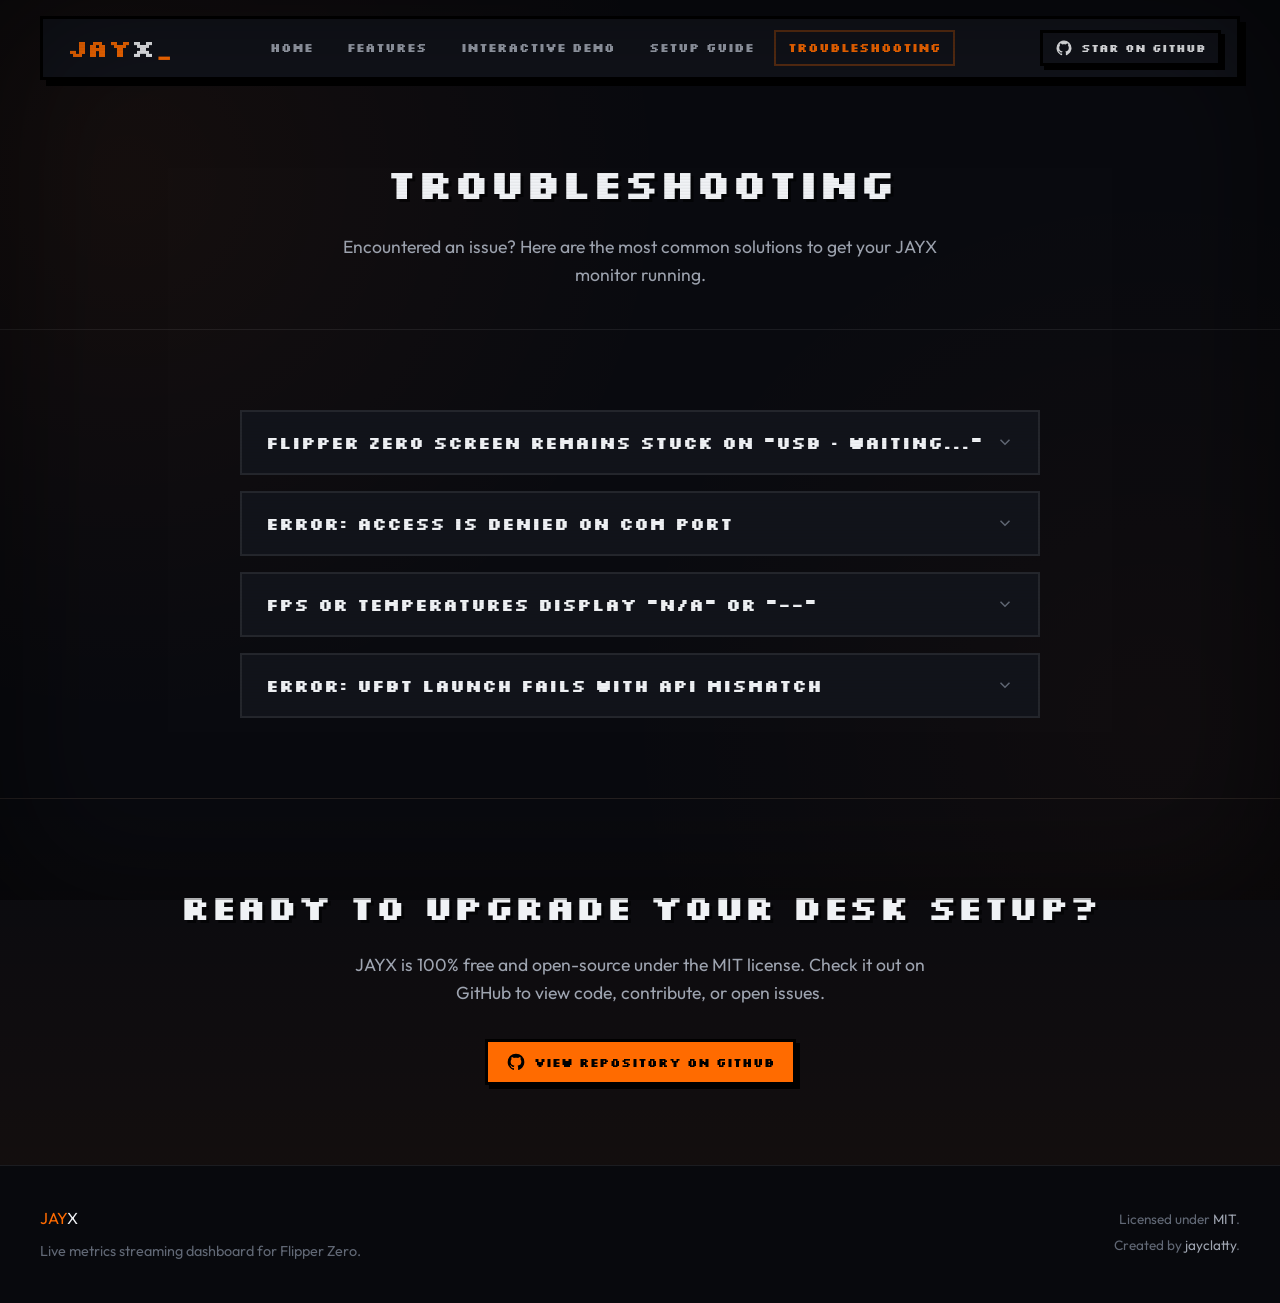
<file: website/troubleshooting.html>
<!DOCTYPE html>
<html lang="en">
<head>
    <meta charset="UTF-8">
    <meta name="viewport" content="width=device-width, initial-scale=1.0">
    <title>Troubleshooting — JAYX</title>
    <meta name="description" content="Fixes for common JAYX issues: stuck USB connections, locked COM ports, and missing FPS or temperature readings.">
    <link rel="icon" type="image/svg+xml" href="favicon.svg">

    <!-- Open Graph / Twitter -->
    <meta property="og:type" content="website">
    <meta property="og:title" content="Troubleshooting — JAYX">
    <meta property="og:description" content="Fixes for common JAYX issues: stuck USB connections, locked COM ports, and missing FPS or temperature readings.">
    <meta property="og:image" content="screenshots/livestats.png">
    <meta name="twitter:card" content="summary_large_image">
    <meta name="twitter:title" content="Troubleshooting — JAYX">
    <meta name="twitter:description" content="Fixes for common JAYX issues: stuck USB connections, locked COM ports, and missing FPS or temperature readings.">
    <meta name="twitter:image" content="screenshots/livestats.png">

    <!-- Google Fonts -->
    <link rel="preconnect" href="https://fonts.googleapis.com">
    <link rel="preconnect" href="https://fonts.gstatic.com" crossorigin>
    <link href="https://fonts.googleapis.com/css2?family=JetBrains+Mono:wght@400;500;700&family=Outfit:wght@300;400;500;600;700;800&family=Inter:wght@300;400;500;600;700&family=Silkscreen:wght@400;700&display=swap" rel="stylesheet">
    <link rel="stylesheet" href="style.css">
</head>
<body>

    <!-- Header Navigation -->
    <header class="navbar">
        <div class="nav-container">
            <a href="index.html" class="nav-logo">
                <span class="logo-accent">JAY</span><span class="logo-main">X</span><span class="logo-cursor">_</span>
            </a>
            <nav class="nav-menu">
                <a href="index.html" class="nav-link">Home</a>
                <a href="features.html" class="nav-link">Features</a>
                <a href="index.html#simulator" class="nav-link">Interactive Demo</a>
                <a href="setup.html" class="nav-link">Setup Guide</a>
                <a href="troubleshooting.html" class="nav-link active">Troubleshooting</a>
            </nav>
            <div class="nav-actions">
                <a href="https://github.com/contactjayclatty/JAYX" target="_blank" rel="noopener noreferrer" class="btn btn-outline btn-github" id="btn-github-nav">
                    <svg viewBox="0 0 24 24" width="18" height="18" fill="currentColor">
                        <path d="M12 2A10 10 0 0 0 2 12c0 4.42 2.87 8.17 6.84 9.5.5.08.66-.23.66-.5v-1.69c-2.77.6-3.36-1.34-3.36-1.34-.46-1.16-1.11-1.47-1.11-1.47-.9-.62.07-.6.07-.6 1 .07 1.53 1.03 1.53 1.03.9 1.52 2.34 1.07 2.91.83.09-.65.35-1.09.63-1.34-2.22-.25-4.55-1.11-4.55-4.92 0-1.11.38-2 1.03-2.71-.1-.25-.45-1.29.1-2.64 0 0 .84-.27 2.75 1.02.79-.22 1.65-.33 2.5-.33.85 0 1.71.11 2.5.33 1.91-1.29 2.75-1.02 2.75-1.02.55 1.35.2 2.39.1 2.64.65.71 1.03 1.6 1.03 2.71 0 3.82-2.34 4.66-4.57 4.91.36.31.69.92.69 1.85V21c0 .27.16.59.67.5C19.14 20.16 22 16.42 22 12A10 10 0 0 0 12 2z"/>
                    </svg>
                    <span>Star on GitHub</span>
                </a>
            </div>
        </div>
    </header>

    <!-- Page Header -->
    <section class="page-hero">
        <h1>Troubleshooting</h1>
        <p>Encountered an issue? Here are the most common solutions to get your JAYX monitor running.</p>
    </section>

    <!-- Troubleshooting Section -->
    <section class="troubleshoot-section" id="troubleshooting">
        <div class="section-container">
            <div class="troubleshoot-accordion">
                <!-- Card 1 -->
                <div class="accordion-item">
                    <button class="accordion-header">
                        <span>Flipper Zero screen remains stuck on "USB · waiting..."</span>
                        <svg class="arrow" viewBox="0 0 24 24" width="18" height="18" fill="none" stroke="currentColor" stroke-width="2">
                            <polyline points="6 9 12 15 18 9"></polyline>
                        </svg>
                    </button>
                    <div class="accordion-content">
                        <div class="accordion-content-inner">
                            <p>This means the Flipper is ready to receive data, but the PC Agent isn't speaking to it yet. Verify that:</p>
                            <ul>
                                <li>You have run <code>python monitor.py --usb</code> in your PowerShell console.</li>
                                <li>The Flipper is connected with a reliable USB data cable.</li>
                                <li>No other software (like qFlipper) is open and locking the device's COM port.</li>
                            </ul>
                        </div>
                    </div>
                </div>

                <!-- Card 2 -->
                <div class="accordion-item">
                    <button class="accordion-header">
                        <span>Error: Access is denied on COM port</span>
                        <svg class="arrow" viewBox="0 0 24 24" width="18" height="18" fill="none" stroke="currentColor" stroke-width="2">
                            <polyline points="6 9 12 15 18 9"></polyline>
                        </svg>
                    </button>
                    <div class="accordion-content">
                        <div class="accordion-content-inner">
                            <p>Another application has already opened a serial connection to your Flipper Zero. Before uploading with <code>ufbt launch</code> or starting the metrics script:</p>
                            <ul>
                                <li>Close the **qFlipper** application completely.</li>
                                <li>Kill any orphaned python processes by running: <code>Get-Process | Where-Object {$_.ProcessName -eq "python"} | Stop-Process</code> in PowerShell.</li>
                                <li>Unplug and replug the Flipper Zero to reset its connection port.</li>
                            </ul>
                        </div>
                    </div>
                </div>

                <!-- Card 3 -->
                <div class="accordion-item">
                    <button class="accordion-header">
                        <span>FPS or Temperatures display "N/A" or "--"</span>
                        <svg class="arrow" viewBox="0 0 24 24" width="18" height="18" fill="none" stroke="currentColor" stroke-width="2">
                            <polyline points="6 9 12 15 18 9"></polyline>
                        </svg>
                    </button>
                    <div class="accordion-content">
                        <div class="accordion-content-inner">
                            <p>These require third-party tools running in the background of your PC. Without them, JAYX will still run smoothly but won't show those metrics:</p>
                            <ul>
                                <li>For **CPU Temp**: Start **LibreHardwareMonitor** and leave it running.</li>
                                <li>For **Game FPS**: Start **RivaTuner Statistics Server (RTSS)**, run your game, and ensure that the game window has focus.</li>
                                <li>For **GPU Stats**: Ensure you have an NVIDIA graphics card. Other graphics architectures (AMD/Intel) are not supported by NVML and will show N/A.</li>
                            </ul>
                        </div>
                    </div>
                </div>

                <!-- Card 4 -->
                <div class="accordion-item">
                    <button class="accordion-header">
                        <span>Error: ufbt launch fails with API mismatch</span>
                        <svg class="arrow" viewBox="0 0 24 24" width="18" height="18" fill="none" stroke="currentColor" stroke-width="2">
                            <polyline points="6 9 12 15 18 9"></polyline>
                        </svg>
                    </button>
                    <div class="accordion-content">
                        <div class="accordion-content-inner">
                            <p>Your local SDK is out of date compared to the firmware currently installed on your Flipper. Run the following commands inside `apps/jayx` to sync:</p>
                            <pre><code>ufbt update
ufbt launch</code></pre>
                        </div>
                    </div>
                </div>
            </div>
        </div>
    </section>

    <!-- Call to Action -->
    <section class="cta-section">
        <div class="section-container">
            <h2>Ready to Upgrade Your Desk Setup?</h2>
            <p>JAYX is 100% free and open-source under the MIT license. Check it out on GitHub to view code, contribute, or open issues.</p>
            <div class="cta-buttons">
                <a href="https://github.com/contactjayclatty/JAYX" target="_blank" rel="noopener noreferrer" class="btn btn-primary btn-github">
                    <svg viewBox="0 0 24 24" width="20" height="20" fill="currentColor">
                        <path d="M12 2A10 10 0 0 0 2 12c0 4.42 2.87 8.17 6.84 9.5.5.08.66-.23.66-.5v-1.69c-2.77.6-3.36-1.34-3.36-1.34-.46-1.16-1.11-1.47-1.11-1.47-.9-.62.07-.6.07-.6 1 .07 1.53 1.03 1.53 1.03.9 1.52 2.34 1.07 2.91.83.09-.65.35-1.09.63-1.34-2.22-.25-4.55-1.11-4.55-4.92 0-1.11.38-2 1.03-2.71-.1-.25-.45-1.29.1-2.64 0 0 .84-.27 2.75 1.02.79-.22 1.65-.33 2.5-.33.85 0 1.71.11 2.5.33 1.91-1.29 2.75-1.02 2.75-1.02.55 1.35.2 2.39.1 2.64.65.71 1.03 1.6 1.03 2.71 0 3.82-2.34 4.66-4.57 4.91.36.31.69.92.69 1.85V21c0 .27.16.59.67.5C19.14 20.16 22 16.42 22 12A10 10 0 0 0 12 2z"/>
                    </svg>
                    <span>View Repository on GitHub</span>
                </a>
            </div>
        </div>
    </section>

    <!-- Footer -->
    <footer>
        <div class="footer-container">
            <div class="footer-left">
                <span class="logo-accent">JAY</span><span class="logo-main">X</span>
                <p>Live metrics streaming dashboard for Flipper Zero.</p>
            </div>
            <div class="footer-right">
                <p>Licensed under <a href="https://github.com/contactjayclatty/JAYX/blob/main/LICENSE" target="_blank" rel="noopener noreferrer">MIT</a>.</p>
                <p>Created by <a href="https://github.com/contactjayclatty" target="_blank" rel="noopener noreferrer">jayclatty</a>.</p>
            </div>
        </div>
    </footer>

    <script src="script.js"></script>
</body>
</html>
</file>
<file: style.css>
/* 
   JAYX Theme and Layout Stylesheet
   Design System: Premium developer theme (Dark Mode by default)
*/

:root {
    --bg-dark: #090a0f;
    --bg-card: #11131a;
    --bg-input: #171a24;
    --orange-primary: #ff6b00;
    --orange-glow: rgba(255, 107, 0, 0.4);
    --orange-glow-light: rgba(255, 107, 0, 0.15);
    --orange-hover: #e05e00;
    
    --text-primary: #f0f2f5;
    --text-secondary: #9ea4b0;
    --text-muted: #616875;
    --border-color: rgba(255, 255, 255, 0.08);
    --border-hover: rgba(255, 107, 0, 0.3);
    
    /* Flipper screen colors */
    --flipper-screen-bg: #ff9b3e; /* Amber backlight */
    --flipper-screen-text: #1d140b;
    --flipper-body-orange: #ff6a00;
    --flipper-bezel-bg: #2d2f34;
    --flipper-dpad-bg: #40444b;
    
    --font-sans: 'Outfit', 'Inter', -apple-system, BlinkMacSystemFont, "Segoe UI", Roboto, sans-serif;
    --font-mono: 'JetBrains Mono', 'Fira Code', monospace;
    --font-pixel: 'Silkscreen', 'JetBrains Mono', monospace;
    --transition-fast: 0.15s ease;
    --transition-normal: 0.3s cubic-bezier(0.4, 0, 0.2, 1);
}

/* Reset & Global */
* {
    box-sizing: border-box;
    margin: 0;
    padding: 0;
}

html {
    scroll-behavior: smooth;
    background-color: var(--bg-dark);
    color: var(--text-primary);
    font-family: var(--font-sans);
    line-height: 1.6;
}

h1, h2, h3, h4, h5, h6, .btn, .navbar, .badge, .terminal-tab, .setup-tab-btn, .accordion-header, .simulator-info-pill {
    font-family: var(--font-pixel) !important;
}

body {
    overflow-x: hidden;
    background-image: 
        radial-gradient(circle at 10% 20%, rgba(255, 107, 0, 0.05) 0%, transparent 40%),
        radial-gradient(circle at 90% 80%, rgba(255, 107, 0, 0.03) 0%, transparent 40%);
    background-attachment: fixed;
}

/* Buttons - Flipper UI Retro Pixel Style */
.btn {
    display: inline-flex;
    align-items: center;
    justify-content: center;
    gap: 8px;
    padding: 10px 18px;
    border-radius: 0px;
    font-weight: 700;
    font-size: 0.75rem;
    cursor: pointer;
    text-decoration: none;
    text-transform: uppercase;
    transition: transform 0.05s ease, box-shadow 0.05s ease;
}

.btn-primary {
    background-color: var(--orange-primary);
    color: #000;
    border: 3px solid #000;
    box-shadow: 4px 4px 0px #000;
}

.btn-primary:hover {
    background-color: var(--orange-hover);
    transform: translate(-1px, -1px);
    box-shadow: 5px 5px 0px #000;
}

.btn-primary:active {
    transform: translate(3px, 3px);
    box-shadow: 1px 1px 0px #000;
}

.btn-secondary {
    background-color: #fff;
    color: #000;
    border: 3px solid #000;
    box-shadow: 4px 4px 0px #000;
}

.btn-secondary:hover {
    background-color: #e0e0e0;
    transform: translate(-1px, -1px);
    box-shadow: 5px 5px 0px #000;
}

.btn-secondary:active {
    transform: translate(3px, 3px);
    box-shadow: 1px 1px 0px #000;
}

.btn-outline {
    background: transparent;
    border: 3px solid #000;
    color: var(--text-primary);
    box-shadow: 4px 4px 0px #000;
}

.btn-outline:hover {
    border-color: var(--orange-primary);
    color: var(--orange-primary);
    background-color: var(--orange-glow-light);
    transform: translate(-1px, -1px);
    box-shadow: 5px 5px 0px #000;
}

.btn-outline:active {
    transform: translate(3px, 3px);
    box-shadow: 1px 1px 0px #000;
}

/* Header Navbar - Flipper OS Pixel Style */
.navbar {
    position: fixed;
    top: 16px;
    left: 50%;
    transform: translateX(-50%);
    width: calc(100% - 32px);
    max-width: 1200px;
    z-index: 100;
    background-color: #11131a; /* solid Flipper-dark grey */
    border: 3px solid #000;
    border-radius: 0px;
    height: 64px;
    box-shadow: 6px 6px 0px #000;
    transition: transform var(--transition-fast), box-shadow var(--transition-fast);
}

.navbar:hover {
    border-color: var(--orange-primary);
    box-shadow: 6px 6px 0px var(--orange-primary);
}

.nav-container {
    height: 100%;
    max-width: 100%;
    padding: 0 16px 0 24px;
    display: flex;
    align-items: center;
    justify-content: space-between;
}

.nav-logo {
    display: flex;
    align-items: center;
    font-size: 1.5rem;
    font-weight: 800;
    text-decoration: none;
    letter-spacing: -0.5px;
}

.logo-accent {
    color: var(--orange-primary);
}

.logo-main {
    color: var(--text-primary);
}

.logo-cursor {
    color: var(--orange-primary);
    margin-left: 2px;
    font-family: var(--font-mono);
    animation: blink 1.2s step-end infinite;
}

.nav-menu {
    display: flex;
    gap: 6px;
}

.nav-link {
    color: var(--text-secondary);
    text-decoration: none;
    font-size: 0.75rem;
    font-weight: 700;
    padding: 6px 12px;
    border: 2px solid transparent;
    border-radius: 0px;
    transition: all var(--transition-fast);
}

.nav-link:hover {
    color: #000 !important;
    background-color: var(--orange-primary);
    border-color: #000;
}

.nav-actions .btn {
    padding: 6px 12px;
    font-size: 0.7rem;
    border-radius: 0px;
}

/* Hero Section */
.hero {
    padding: 120px 24px 80px;
    position: relative;
}

.hero-container {
    max-width: 1200px;
    margin: 0 auto;
    display: grid;
    grid-template-columns: 1.2fr 0.8fr;
    gap: 64px;
    align-items: center;
}

.hero-content {
    display: flex;
    flex-direction: column;
    align-items: flex-start;
}

.badge {
    background-color: var(--orange-glow-light);
    color: var(--orange-primary);
    padding: 6px 14px;
    border-radius: 0px;
    font-size: 0.85rem;
    font-weight: 600;
    border: 1px solid rgba(255, 107, 0, 0.25);
    margin-bottom: 24px;
}

.hero-title {
    font-size: 3.5rem;
    font-weight: 800;
    line-height: 1.15;
    letter-spacing: -1.5px;
    margin-bottom: 24px;
}

.text-orange {
    color: var(--orange-primary);
}

.hero-description {
    font-size: 1.15rem;
    color: var(--text-secondary);
    margin-bottom: 36px;
    max-width: 580px;
}

.hero-buttons {
    display: flex;
    gap: 16px;
    margin-bottom: 32px;
}

/* Quick command box */
.quick-command-wrapper {
    width: 100%;
    max-width: 420px;
}

.command-box {
    display: flex;
    align-items: center;
    background-color: var(--bg-input);
    border: 2px solid var(--border-color);
    padding: 10px 16px;
    border-radius: 0px;
    font-family: var(--font-mono);
    font-size: 0.9rem;
    width: 100%;
}

.command-box:focus-within {
    border-color: var(--orange-primary);
    box-shadow: 0 0 0 2px var(--orange-glow-light);
}

.command-box .prompt {
    color: var(--orange-primary);
    margin-right: 12px;
    user-select: none;
    font-weight: bold;
}

.command-box input {
    background: transparent;
    border: none;
    color: var(--text-primary);
    outline: none;
    width: 100%;
    font-family: inherit;
}

.btn-copy {
    background: transparent;
    border: none;
    color: var(--text-muted);
    cursor: pointer;
    padding: 4px;
    display: flex;
    align-items: center;
    justify-content: center;
    transition: color var(--transition-fast);
}

.btn-copy:hover {
    color: var(--text-primary);
}

.hidden {
    display: none !important;
}

/* Flipper Simulator Hardware Graphic */
.hero-visual {
    display: flex;
    justify-content: center;
    align-items: center;
}

.flipper-container {
    width: 100%;
    max-width: 440px;
    display: flex;
    flex-direction: column;
    align-items: center;
}

.flipper-body {
    width: 100%;
    aspect-ratio: 1.8;
    background: var(--flipper-body-orange);
    border-radius: 0px;
    padding: 18px;
    position: relative;
    box-shadow: 
        0 15px 35px rgba(0, 0, 0, 0.4),
        0 0 0 1px rgba(255, 255, 255, 0.1) inset,
        0 10px 0 #cc5500; /* 3D depth */
    display: flex;
    flex-direction: column;
    justify-content: space-between;
    margin-bottom: 24px;
    transition: transform 0.1s ease;
}

.flipper-body::before {
    content: '';
    position: absolute;
    top: 0;
    left: 0;
    right: 0;
    height: 50%;
    background: linear-gradient(to bottom, rgba(255, 255, 255, 0.12), transparent);
    border-radius: 0px;
    pointer-events: none;
}

/* LED */
.flipper-led {
    position: absolute;
    top: 24px;
    left: 28px;
    width: 8px;
    height: 8px;
    border-radius: 0px;
    background-color: #3f444a; /* default idle */
    box-shadow: 0 0 8px rgba(0,0,0,0.5);
    transition: background-color 0.2s ease, box-shadow 0.2s ease;
}

.flipper-led.active {
    background-color: #4dfc50; /* Green blink */
    box-shadow: 0 0 8px #4dfc50, 0 0 16px #4dfc50;
}

/* Bezel */
.flipper-bezel {
    background-color: var(--flipper-bezel-bg);
    border-radius: 0px;
    padding: 12px 14px 14px;
    border: 3px solid #1a1b1d;
    box-shadow: inset 0 2px 5px rgba(0,0,0,0.5);
    width: 65%;
    height: 78%;
    display: flex;
    flex-direction: column;
    gap: 8px;
}

.bezel-header {
    display: flex;
    justify-content: space-between;
    align-items: center;
    padding: 0 4px;
}

.flipper-brand {
    font-family: var(--font-mono);
    font-size: 0.65rem;
    font-weight: 700;
    color: var(--orange-primary);
    letter-spacing: 0.5px;
    text-shadow: 0 1px 2px rgba(0,0,0,0.5);
}

/* LCD Display */
.flipper-screen {
    flex: 1;
    background-color: var(--flipper-screen-bg);
    border-radius: 0px;
    position: relative;
    overflow: hidden;
    border: 2px solid #000;
    box-shadow: inset 0 0 10px rgba(0,0,0,0.3);
}

/* Scanlines and Pixel Grid simulation */
.lcd-scanline {
    position: absolute;
    top: 0;
    left: 0;
    width: 100%;
    height: 100%;
    background: linear-gradient(
        rgba(18, 16, 16, 0) 50%, 
        rgba(0, 0, 0, 0.12) 50%
    );
    background-size: 100% 3px;
    z-index: 5;
    pointer-events: none;
}

.lcd-grid {
    position: absolute;
    top: 0;
    left: 0;
    width: 100%;
    height: 100%;
    background-image: 
        repeating-linear-gradient(90deg, rgba(0,0,0,0.04) 0px, rgba(0,0,0,0.04) 1px, transparent 1px, transparent 2px),
        repeating-linear-gradient(0deg, rgba(0,0,0,0.04) 0px, rgba(0,0,0,0.04) 1px, transparent 1px, transparent 2px);
    z-index: 4;
    pointer-events: none;
}

.lcd-content {
    width: 100%;
    height: 100%;
    display: flex;
    align-items: center;
    justify-content: center;
}

.flipper-display-img {
    width: 100%;
    height: 100%;
    object-fit: fill; /* force stretch to exact aspect */
    image-rendering: pixelated;
    mix-blend-mode: multiply; /* Blends black with orange backlight */
    opacity: 0.88;
    transition: opacity 0.1s ease;
}

/* Interface Controls (D-Pad & Back) */
.flipper-controls {
    position: absolute;
    right: 14px;
    top: 14px;
    bottom: 14px;
    width: 30%;
    display: flex;
    flex-direction: column;
    justify-content: space-between;
    align-items: center;
}

/* Dpad layout */
.dpad-wrapper {
    position: relative;
    width: 90px;
    height: 90px;
    background-color: var(--flipper-dpad-bg);
    border-radius: 0px;
    border: 3px solid #000;
    box-shadow: 
        0 4px 6px rgba(0,0,0,0.4),
        inset 0 2px 4px rgba(255,255,255,0.1);
    margin-top: 10px;
}

.ctrl-btn {
    position: absolute;
    background: transparent;
    border: none;
    cursor: pointer;
    display: flex;
    align-items: center;
    justify-content: center;
    color: #a4aab5;
    transition: color var(--transition-fast), transform 0.05s ease;
}

.ctrl-btn:hover {
    color: #fff;
}

.ctrl-btn:active {
    transform: scale(0.92);
}

.btn-up {
    top: 4px;
    left: 50%;
    transform: translateX(-50%);
    width: 24px;
    height: 20px;
}
.btn-down {
    bottom: 4px;
    left: 50%;
    transform: translateX(-50%);
    width: 24px;
    height: 20px;
}
.btn-left {
    left: 4px;
    top: 50%;
    transform: translateY(-50%);
    width: 20px;
    height: 24px;
}
.btn-right {
    right: 4px;
    top: 50%;
    transform: translateY(-50%);
    width: 20px;
    height: 24px;
}
.btn-ok {
    top: 50%;
    left: 50%;
    transform: translate(-50%, -50%);
    width: 32px;
    height: 32px;
    background-color: #2b2e33;
    border: 2px solid #1a1b1e;
    border-radius: 0px;
    font-size: 0.6rem;
    font-weight: 700;
    box-shadow: 0 1px 3px rgba(0,0,0,0.3);
}
.btn-ok:active {
    transform: translate(-50%, -50%) scale(0.9);
    box-shadow: inset 0 2px 4px rgba(0,0,0,0.4);
}

/* Back Button */
.btn-back {
    display: flex;
    flex-direction: column;
    align-items: center;
    gap: 3px;
    position: relative;
    margin-bottom: 8px;
}

.back-circle {
    width: 26px;
    height: 26px;
    background-color: var(--flipper-dpad-bg);
    border: 2px solid #1f2125;
    border-radius: 0px;
    box-shadow: 0 2px 4px rgba(0,0,0,0.3);
}

.btn-back:active .back-circle {
    transform: scale(0.92);
    box-shadow: inset 0 2px 4px rgba(0,0,0,0.4);
}

.back-label {
    font-family: var(--font-mono);
    font-size: 0.5rem;
    font-weight: bold;
    color: #8c929e;
}

/* Simulator Metadata Panel */
.simulator-instructions {
    text-align: center;
    background-color: rgba(255,255,255,0.02);
    border: 2px solid var(--border-color);
    padding: 16px;
    border-radius: 0px;
    font-size: 0.85rem;
    color: var(--text-secondary);
}

.simulator-instructions p {
    margin-bottom: 12px;
}

.simulator-info-pill {
    display: inline-block;
    background-color: var(--orange-glow-light);
    color: var(--orange-primary);
    padding: 4px 12px;
    border-radius: 0px;
    font-family: var(--font-mono);
    font-size: 0.75rem;
    font-weight: bold;
    border: 1px solid rgba(255,107,0,0.2);
}

/* Console Section */
.console-section {
    padding: 60px 24px;
}

.section-container {
    max-width: 1200px;
    margin: 0 auto;
}

.section-header {
    text-align: center;
    margin-bottom: 48px;
}

.section-header h2 {
    font-size: 2.2rem;
    font-weight: 800;
    margin-bottom: 16px;
    letter-spacing: -0.5px;
}

.section-header p {
    color: var(--text-secondary);
    font-size: 1.1rem;
    max-width: 600px;
    margin: 0 auto;
}

/* Terminal Mockup */
.terminal-container {
    background-color: #0e1015;
    border: 2px solid var(--border-color);
    border-radius: 0px;
    overflow: hidden;
    box-shadow: 0 20px 40px rgba(0, 0, 0, 0.4);
}

.terminal-header {
    background-color: #151821;
    height: 48px;
    display: flex;
    align-items: center;
    padding: 0 16px;
    position: relative;
    border-bottom: 2px solid var(--border-color);
}

.terminal-dots {
    display: flex;
    gap: 8px;
    position: absolute;
    left: 16px;
}

.terminal-dots .dot {
    width: 12px;
    height: 12px;
    border-radius: 0px;
    border: 1px solid #000;
}

.dot.red { background-color: #ff5f56; }
.dot.yellow { background-color: #ffbd2e; }
.dot.green { background-color: #27c93f; }

.terminal-title {
    margin: 0 auto;
    font-size: 0.85rem;
    color: var(--text-muted);
    font-family: var(--font-mono);
}

.terminal-actions {
    position: absolute;
    right: 16px;
    display: flex;
    gap: 4px;
}

.terminal-tab {
    background: transparent;
    border: none;
    color: var(--text-muted);
    font-family: var(--font-mono);
    font-size: 0.8rem;
    padding: 4px 10px;
    border-radius: 0px;
    cursor: pointer;
    transition: all var(--transition-fast);
}

.terminal-tab.active {
    background-color: var(--bg-input);
    color: var(--orange-primary);
    border: 1px solid rgba(255, 107, 0, 0.2);
}

.terminal-body {
    padding: 24px;
    font-family: var(--font-mono);
    font-size: 0.9rem;
    min-height: 280px;
    line-height: 1.7;
    color: #c9d1d9;
}

.terminal-content {
    animation: fadeIn 0.2s ease-in-out;
}

.terminal-line {
    margin-bottom: 4px;
    word-break: break-all;
}

.t-path {
    color: #4dfc50;
}

.t-info {
    color: #58a6ff;
}

.t-success {
    color: #34d058;
}

.cursor-line {
    display: flex;
    align-items: center;
}

.cursor {
    display: inline-block;
    width: 8px;
    height: 15px;
    background-color: #c9d1d9;
    margin-left: 4px;
    animation: blink 1s step-end infinite;
}

/* Features Grid */
.features-section {
    padding: 80px 24px;
    background-color: rgba(255,255,255,0.01);
    border-top: 1px solid var(--border-color);
}

.features-grid {
    display: grid;
    grid-template-columns: repeat(auto-fit, minmax(340px, 1fr));
    gap: 24px;
    max-width: 1200px;
    margin: 0 auto;
}

.feature-card {
    background-color: var(--bg-card);
    border: 2px solid var(--border-color);
    border-radius: 0px;
    padding: 32px;
    transition: all var(--transition-normal);
    position: relative;
    overflow: hidden;
}

.feature-card::before {
    content: '';
    position: absolute;
    top: 0;
    left: 0;
    width: 100%;
    height: 100%;
    background: radial-gradient(800px circle at var(--x, 0px) var(--y, 0px), rgba(255, 107, 0, 0.06), transparent 40%);
    z-index: 1;
    pointer-events: none;
    opacity: 0;
    transition: opacity 0.5s ease;
}

.feature-card:hover::before {
    opacity: 1;
}

.feature-card:hover {
    transform: translateY(-4px);
    border-color: var(--orange-primary);
    box-shadow: 6px 6px 0px #000;
}

.feature-icon {
    color: var(--orange-primary);
    margin-bottom: 20px;
    display: inline-block;
    position: relative;
    z-index: 2;
}

.feature-card h3 {
    font-size: 1.3rem;
    font-weight: 700;
    margin-bottom: 12px;
    position: relative;
    z-index: 2;
}

.feature-card p {
    color: var(--text-secondary);
    font-size: 0.95rem;
    position: relative;
    z-index: 2;
}

/* Guided Setup Section */
.setup-section {
    padding: 80px 24px;
    border-top: 1px solid var(--border-color);
}

.setup-tabs-nav {
    display: flex;
    justify-content: center;
    gap: 16px;
    margin-bottom: 40px;
    border-bottom: 2px solid var(--border-color);
    padding-bottom: 16px;
    flex-wrap: wrap;
}

.setup-tab-btn {
    background: transparent;
    border: none;
    color: var(--text-muted);
    cursor: pointer;
    display: flex;
    align-items: center;
    gap: 10px;
    padding: 12px 20px;
    border-radius: 0px;
    font-family: var(--font-sans);
    transition: all var(--transition-fast);
}

.setup-tab-btn:hover {
    color: var(--text-primary);
    background-color: rgba(255,255,255,0.02);
}

.setup-tab-btn.active {
    color: var(--orange-primary);
    background-color: var(--orange-glow-light);
}

.setup-tab-btn .step-num {
    font-family: var(--font-mono);
    font-size: 0.8rem;
    font-weight: bold;
    padding: 2px 6px;
    background-color: rgba(255, 255, 255, 0.05);
    border-radius: 0px;
}

.setup-tab-btn.active .step-num {
    background-color: var(--orange-primary);
    color: #fff;
}

.setup-tab-btn .step-title {
    font-size: 0.95rem;
    font-weight: 600;
}

.setup-tabs-content {
    max-width: 800px;
    margin: 0 auto;
    background-color: var(--bg-card);
    border: 2px solid var(--border-color);
    border-radius: 0px;
    padding: 40px;
    min-height: 320px;
}

.setup-tab-pane {
    display: none;
    animation: fadeIn var(--transition-normal);
}

.setup-tab-pane.active {
    display: block;
}

.setup-tab-pane h3 {
    font-size: 1.5rem;
    font-weight: 700;
    margin-bottom: 12px;
}

.setup-tab-pane p {
    color: var(--text-secondary);
    margin-bottom: 24px;
}

.setup-code-block {
    background-color: #0e1015;
    border: 2px solid var(--border-color);
    border-radius: 0px;
    overflow: hidden;
    margin-bottom: 24px;
}

.setup-code-block .code-header {
    background-color: #151821;
    padding: 8px 16px;
    display: flex;
    justify-content: space-between;
    align-items: center;
    border-bottom: 2px solid var(--border-color);
    font-family: var(--font-mono);
    font-size: 0.8rem;
    color: var(--text-muted);
}

.setup-code-block .code-header .btn-copy {
    font-size: 0.75rem;
    background-color: rgba(255,255,255,0.05);
    padding: 4px 8px;
    border-radius: 0px;
}

.setup-code-block pre {
    padding: 20px;
    overflow-x: auto;
    margin: 0;
}

.setup-code-block code {
    font-family: var(--font-mono);
    font-size: 0.9rem;
    color: #e6edf3;
    line-height: 1.6;
}

.setup-tip {
    background-color: rgba(255, 107, 0, 0.05);
    border-left: 4px solid var(--orange-primary);
    padding: 16px 20px;
    border-radius: 0px;
    font-size: 0.9rem;
    color: var(--text-secondary);
}

.setup-list {
    margin-left: 20px;
    margin-bottom: 24px;
    color: var(--text-secondary);
}

.setup-list li {
    margin-bottom: 8px;
}

.extras-grid {
    display: grid;
    grid-template-columns: 1fr;
    gap: 20px;
    margin-top: 12px;
}

.extra-item {
    background-color: rgba(255,255,255,0.02);
    border: 2px solid var(--border-color);
    padding: 20px;
    border-radius: 0px;
}

.extra-item h4 {
    font-size: 1.1rem;
    font-weight: 700;
    margin-bottom: 8px;
}

.extra-item p {
    margin-bottom: 0;
    font-size: 0.9rem;
}

.extra-item a {
    color: var(--orange-primary);
    text-decoration: none;
}

.extra-item a:hover {
    text-decoration: underline;
}

/* Troubleshooting Accordion */
.troubleshoot-section {
    padding: 80px 24px;
    border-top: 1px solid var(--border-color);
}

.troubleshoot-accordion {
    max-width: 800px;
    margin: 0 auto;
    display: flex;
    flex-direction: column;
    gap: 16px;
}

.accordion-item {
    background-color: var(--bg-card);
    border: 2px solid var(--border-color);
    border-radius: 0px;
    overflow: hidden;
    transition: border-color var(--transition-fast);
}

.accordion-item:hover {
    border-color: rgba(255, 255, 255, 0.15);
}

.accordion-header {
    width: 100%;
    background: transparent;
    border: none;
    color: var(--text-primary);
    padding: 20px 24px;
    font-size: 1.05rem;
    font-weight: 600;
    font-family: var(--font-sans);
    text-align: left;
    display: flex;
    justify-content: space-between;
    align-items: center;
    cursor: pointer;
}

.accordion-header .arrow {
    color: var(--text-muted);
    transition: transform var(--transition-normal);
}

.accordion-item.active {
    border-color: var(--border-hover);
}

.accordion-item.active .arrow {
    transform: rotate(180deg);
    color: var(--orange-primary);
}

.accordion-content {
    max-height: 0;
    overflow: hidden;
    transition: max-height var(--transition-normal) ease-out;
    background-color: rgba(0,0,0,0.1);
}

.accordion-content-inner {
    padding: 0 24px 24px;
    color: var(--text-secondary);
    font-size: 0.95rem;
    line-height: 1.6;
}

.accordion-content p {
    margin-bottom: 12px;
}

.accordion-content ul {
    margin-left: 20px;
    margin-bottom: 12px;
}

.accordion-content li {
    margin-bottom: 6px;
}

.accordion-content pre {
    background-color: #0e1015;
    padding: 12px 16px;
    border-radius: 0px;
    font-family: var(--font-mono);
    font-size: 0.85rem;
    color: #e6edf3;
    overflow-x: auto;
}

/* Call to Action Section */
.cta-section {
    padding: 80px 24px;
    background: linear-gradient(to top, rgba(255, 107, 0, 0.04) 0%, transparent 100%);
    border-top: 1px solid var(--border-color);
    text-align: center;
}

.cta-section h2 {
    font-size: 2.2rem;
    font-weight: 800;
    margin-bottom: 16px;
    letter-spacing: -0.5px;
}

.cta-section p {
    color: var(--text-secondary);
    font-size: 1.1rem;
    max-width: 600px;
    margin: 0 auto 32px;
}

.cta-buttons {
    display: flex;
    justify-content: center;
}

/* Footer */
footer {
    border-top: 1px solid var(--border-color);
    padding: 40px 24px;
    background-color: #08090d;
}

.footer-container {
    max-width: 1200px;
    margin: 0 auto;
    display: flex;
    justify-content: space-between;
    align-items: center;
    flex-wrap: wrap;
    gap: 24px;
}

.footer-left p {
    color: var(--text-muted);
    font-size: 0.9rem;
    margin-top: 8px;
}

.footer-right {
    text-align: right;
    color: var(--text-muted);
    font-size: 0.85rem;
}

.footer-right p {
    margin-bottom: 4px;
}

.footer-right a {
    color: var(--text-secondary);
    text-decoration: none;
    transition: color var(--transition-fast);
}

.footer-right a:hover {
    color: var(--orange-primary);
}

/* Animations */
@keyframes fadeIn {
    from { opacity: 0; transform: translateY(4px); }
    to { opacity: 1; transform: translateY(0); }
}

@keyframes blink {
    from, to { background-color: transparent }
    50% { background-color: #c9d1d9 }
}

/* Responsive Layouts */
@media (max-width: 992px) {
    .hero-container {
        grid-template-columns: 1fr;
        gap: 48px;
        text-align: center;
    }
    
    .hero-content {
        align-items: center;
    }
    
    .hero-title {
        font-size: 2.8rem;
    }
    
    .quick-command-wrapper {
        margin: 0 auto;
    }
    
    .flipper-container {
        max-width: 380px;
    }
}

@media (max-width: 768px) {
    .nav-menu {
        display: none; /* Hide simple nav links for narrow mobile */
    }
    
    .navbar {
        height: 64px;
    }
    
    .hero {
        padding: 40px 16px;
    }
    
    .hero-title {
        font-size: 2.2rem;
    }
    
    .setup-tabs-content {
        padding: 24px;
    }
    
    .setup-tabs-nav {
        gap: 8px;
    }
    
    .setup-tab-btn {
        padding: 8px 12px;
    }
    
    .features-grid {
        grid-template-columns: 1fr;
    }
    
    .footer-container {
        flex-direction: column;
        text-align: center;
        align-items: center;
    }
    
    .footer-right {
        text-align: center;
    }
}
</file>
<file: website/style.css>
/* 
   JAYX Theme and Layout Stylesheet
   Design System: Premium developer theme (Dark Mode by default)
*/

:root {
    --bg-dark: #090a0f;
    --bg-card: #11131a;
    --bg-input: #171a24;
    --orange-primary: #ff6b00;
    --orange-glow: rgba(255, 107, 0, 0.4);
    --orange-glow-light: rgba(255, 107, 0, 0.15);
    --orange-hover: #e05e00;
    
    --text-primary: #f0f2f5;
    --text-secondary: #9ea4b0;
    --text-muted: #616875;
    --border-color: rgba(255, 255, 255, 0.08);
    --border-hover: rgba(255, 107, 0, 0.3);
    
    /* Flipper screen colors */
    --flipper-screen-bg: #ff9b3e; /* Amber backlight */
    --flipper-screen-text: #1d140b;
    --flipper-body-orange: #ff6a00;
    --flipper-bezel-bg: #2d2f34;
    --flipper-dpad-bg: #40444b;
    
    --font-sans: 'Outfit', 'Inter', -apple-system, BlinkMacSystemFont, "Segoe UI", Roboto, sans-serif;
    --font-mono: 'JetBrains Mono', 'Fira Code', monospace;
    --font-pixel: 'Silkscreen', 'JetBrains Mono', monospace;
    --transition-fast: 0.15s ease;
    --transition-normal: 0.3s cubic-bezier(0.4, 0, 0.2, 1);
}

/* Reset & Global */
* {
    box-sizing: border-box;
    margin: 0;
    padding: 0;
}

html {
    scroll-behavior: smooth;
    background-color: var(--bg-dark);
    color: var(--text-primary);
    font-family: var(--font-sans);
    line-height: 1.6;
}

h1, h2, h3, h4, h5, h6, .btn, .navbar, .badge, .terminal-tab, .setup-tab-btn, .accordion-header, .simulator-info-pill {
    font-family: var(--font-pixel) !important;
}

.hero-title, .page-hero h1, .section-header h2, .cta-section h2 {
    text-shadow: 3px 3px 0px rgba(0, 0, 0, 0.6);
}

body {
    overflow-x: hidden;
    background-image:
        radial-gradient(circle at 10% 20%, rgba(255, 107, 0, 0.05) 0%, transparent 40%),
        radial-gradient(circle at 90% 80%, rgba(255, 107, 0, 0.03) 0%, transparent 40%);
    background-attachment: fixed;
    transform-origin: center;
    animation: crtBootUp 0.5s ease-out;
}

/* CRT scanlines + vignette, laid over the whole page like an old monitor */
body::before {
    content: '';
    position: fixed;
    inset: 0;
    pointer-events: none;
    z-index: 9999;
    background: repeating-linear-gradient(
        rgba(0, 0, 0, 0) 0px,
        rgba(0, 0, 0, 0) 1px,
        rgba(0, 0, 0, 0.035) 2px,
        rgba(0, 0, 0, 0.035) 3px
    );
    mix-blend-mode: multiply;
    animation: crtFlicker 6s infinite;
}

body::after {
    content: '';
    position: fixed;
    inset: 0;
    pointer-events: none;
    z-index: 9998;
    box-shadow: inset 0 0 140px rgba(0, 0, 0, 0.55);
}

@keyframes crtBootUp {
    0% {
        opacity: 0;
        transform: scaleY(0.6);
        filter: brightness(3);
    }
    30% {
        opacity: 1;
        transform: scaleY(1.02);
    }
    100% {
        opacity: 1;
        transform: scaleY(1);
        filter: brightness(1);
    }
}

@keyframes crtFlicker {
    0%, 100% { opacity: 1; }
    50% { opacity: 0.94; }
}

/* Buttons - Flipper UI Retro Pixel Style */
.btn {
    display: inline-flex;
    align-items: center;
    justify-content: center;
    gap: 8px;
    padding: 10px 18px;
    border-radius: 0px;
    font-weight: 700;
    font-size: 0.75rem;
    cursor: pointer;
    text-decoration: none;
    text-transform: uppercase;
    transition: transform 0.05s ease, box-shadow 0.05s ease;
}

.btn-primary {
    background-color: var(--orange-primary);
    color: #000;
    border: 3px solid #000;
    box-shadow: 4px 4px 0px #000;
}

.btn-primary:hover {
    background-color: var(--orange-hover);
    transform: translate(-1px, -1px);
    box-shadow: 5px 5px 0px #000;
}

.btn-primary:active {
    transform: translate(3px, 3px);
    box-shadow: 1px 1px 0px #000;
}

.btn-secondary {
    background-color: #fff;
    color: #000;
    border: 3px solid #000;
    box-shadow: 4px 4px 0px #000;
}

.btn-secondary:hover {
    background-color: #e0e0e0;
    transform: translate(-1px, -1px);
    box-shadow: 5px 5px 0px #000;
}

.btn-secondary:active {
    transform: translate(3px, 3px);
    box-shadow: 1px 1px 0px #000;
}

.btn-outline {
    background: transparent;
    border: 3px solid #000;
    color: var(--text-primary);
    box-shadow: 4px 4px 0px #000;
}

.btn-outline:hover {
    border-color: var(--orange-primary);
    color: var(--orange-primary);
    background-color: var(--orange-glow-light);
    transform: translate(-1px, -1px);
    box-shadow: 5px 5px 0px #000;
}

.btn-outline:active {
    transform: translate(3px, 3px);
    box-shadow: 1px 1px 0px #000;
}

/* Header Navbar - Flipper OS Pixel Style */
.navbar {
    position: fixed;
    top: 16px;
    left: 50%;
    transform: translateX(-50%);
    width: calc(100% - 32px);
    max-width: 1200px;
    z-index: 100;
    background-color: #11131a; /* solid Flipper-dark grey */
    border: 3px solid #000;
    border-radius: 0px;
    height: 64px;
    box-shadow: 6px 6px 0px #000;
    transition: transform var(--transition-fast), box-shadow var(--transition-fast);
}

.navbar:hover {
    border-color: var(--orange-primary);
    box-shadow: 6px 6px 0px var(--orange-primary);
}

.nav-container {
    height: 100%;
    max-width: 100%;
    padding: 0 16px 0 24px;
    display: flex;
    align-items: center;
    justify-content: space-between;
}

.nav-logo {
    display: flex;
    align-items: center;
    font-size: 1.5rem;
    font-weight: 800;
    text-decoration: none;
    letter-spacing: -0.5px;
}

.logo-accent {
    color: var(--orange-primary);
}

.logo-main {
    color: var(--text-primary);
}

.logo-cursor {
    color: var(--orange-primary);
    margin-left: 2px;
    font-family: var(--font-mono);
    animation: blink 1.2s step-end infinite;
}

.nav-menu {
    display: flex;
    gap: 6px;
}

.nav-link {
    color: var(--text-secondary);
    text-decoration: none;
    font-size: 0.75rem;
    font-weight: 700;
    padding: 6px 12px;
    border: 2px solid transparent;
    border-radius: 0px;
    transition: all var(--transition-fast);
}

.nav-link:hover {
    color: #000 !important;
    background-color: var(--orange-primary);
    border-color: #000;
}

.nav-link.active {
    color: var(--orange-primary);
    border-color: var(--border-hover);
}

.nav-actions .btn {
    padding: 6px 12px;
    font-size: 0.7rem;
    border-radius: 0px;
}

/* Page Header (sub-pages without the full hero) */
.page-hero {
    padding: 150px 24px 40px;
    text-align: center;
}

.page-hero h1 {
    font-size: clamp(1.5rem, 6vw, 2.6rem);
    font-weight: 800;
    letter-spacing: -1px;
    margin-bottom: 16px;
}

.page-hero p {
    color: var(--text-secondary);
    font-size: 1.1rem;
    max-width: 620px;
    margin: 0 auto;
}

@media (max-width: 768px) {
    .page-hero {
        padding: 110px 16px 32px;
    }
}

/* Hero Section */
.hero {
    padding: 120px 24px 80px;
    position: relative;
}

.hero-container {
    max-width: 1200px;
    margin: 0 auto;
    display: grid;
    grid-template-columns: 1.2fr 0.8fr;
    gap: 64px;
    align-items: center;
}

.hero-content {
    display: flex;
    flex-direction: column;
    align-items: flex-start;
}

.badge {
    background-color: var(--orange-glow-light);
    color: var(--orange-primary);
    padding: 6px 14px;
    border-radius: 0px;
    font-size: 0.85rem;
    font-weight: 600;
    border: 1px solid rgba(255, 107, 0, 0.25);
    margin-bottom: 24px;
}

.hero-title {
    font-size: 3.5rem;
    font-weight: 800;
    line-height: 1.15;
    letter-spacing: -1.5px;
    margin-bottom: 24px;
}

.text-orange {
    color: var(--orange-primary);
}

.hero-description {
    font-size: 1.15rem;
    color: var(--text-secondary);
    margin-bottom: 36px;
    max-width: 580px;
}

.hero-buttons {
    display: flex;
    gap: 16px;
    margin-bottom: 32px;
}

/* Quick command box */
.quick-command-wrapper {
    width: 100%;
    max-width: 420px;
}

.command-box {
    display: flex;
    align-items: center;
    background-color: var(--bg-input);
    border: 2px solid var(--border-color);
    padding: 10px 16px;
    border-radius: 0px;
    font-family: var(--font-mono);
    font-size: 0.9rem;
    width: 100%;
}

.command-box:focus-within {
    border-color: var(--orange-primary);
    box-shadow: 0 0 0 2px var(--orange-glow-light);
}

.command-box .prompt {
    color: var(--orange-primary);
    margin-right: 12px;
    user-select: none;
    font-weight: bold;
}

.command-box input {
    background: transparent;
    border: none;
    color: var(--text-primary);
    outline: none;
    width: 100%;
    font-family: inherit;
}

.btn-copy {
    background: transparent;
    border: none;
    color: var(--text-muted);
    cursor: pointer;
    padding: 4px;
    display: flex;
    align-items: center;
    justify-content: center;
    transition: color var(--transition-fast);
}

.btn-copy:hover {
    color: var(--text-primary);
}

.hidden {
    display: none !important;
}

/* Flipper Simulator Hardware Graphic */
.hero-visual {
    display: flex;
    justify-content: center;
    align-items: center;
}

.flipper-container {
    width: 100%;
    max-width: 440px;
    display: flex;
    flex-direction: column;
    align-items: center;
}

.flipper-body {
    width: 100%;
    aspect-ratio: 1.8;
    background: var(--flipper-body-orange);
    border-radius: 36px;
    padding: 18px;
    position: relative;
    box-shadow: 
        0 15px 35px rgba(0, 0, 0, 0.4),
        0 0 0 1px rgba(255, 255, 255, 0.1) inset,
        0 10px 0 #cc5500; /* 3D depth */
    display: flex;
    flex-direction: column;
    justify-content: space-between;
    margin-bottom: 24px;
    transition: transform 0.1s ease;
}

.flipper-body::before {
    content: '';
    position: absolute;
    top: 0;
    left: 0;
    right: 0;
    height: 50%;
    background: linear-gradient(to bottom, rgba(255, 255, 255, 0.12), transparent);
    border-radius: 36px 36px 0 0;
    pointer-events: none;
}

/* LED */
.flipper-led {
    position: absolute;
    top: 24px;
    left: 28px;
    width: 8px;
    height: 8px;
    border-radius: 50%;
    background-color: #3f444a; /* default idle */
    box-shadow: 0 0 8px rgba(0,0,0,0.5);
    transition: background-color 0.2s ease, box-shadow 0.2s ease;
}

.flipper-led.active {
    background-color: #4dfc50; /* Green blink */
    box-shadow: 0 0 8px #4dfc50, 0 0 16px #4dfc50;
}

/* Bezel */
.flipper-bezel {
    background-color: var(--flipper-bezel-bg);
    border-radius: 20px;
    padding: 12px 14px 14px;
    border: 3px solid #1a1b1d;
    box-shadow: inset 0 2px 5px rgba(0,0,0,0.5);
    width: 65%;
    height: 78%;
    display: flex;
    flex-direction: column;
    gap: 8px;
}

.bezel-header {
    display: flex;
    justify-content: space-between;
    align-items: center;
    padding: 0 4px;
}

.flipper-brand {
    font-family: var(--font-mono);
    font-size: 0.65rem;
    font-weight: 700;
    color: var(--orange-primary);
    letter-spacing: 0.5px;
    text-shadow: 0 1px 2px rgba(0,0,0,0.5);
}

/* LCD Display */
.flipper-screen {
    flex: 1;
    background-color: var(--flipper-screen-bg);
    border-radius: 0px;
    position: relative;
    overflow: hidden;
    border: 2px solid #000;
    box-shadow: inset 0 0 10px rgba(0,0,0,0.3);
}

/* Scanlines and Pixel Grid simulation */
.lcd-scanline {
    position: absolute;
    top: 0;
    left: 0;
    width: 100%;
    height: 100%;
    background: linear-gradient(
        rgba(18, 16, 16, 0) 50%, 
        rgba(0, 0, 0, 0.12) 50%
    );
    background-size: 100% 3px;
    z-index: 5;
    pointer-events: none;
}

.lcd-grid {
    position: absolute;
    top: 0;
    left: 0;
    width: 100%;
    height: 100%;
    background-image: 
        repeating-linear-gradient(90deg, rgba(0,0,0,0.04) 0px, rgba(0,0,0,0.04) 1px, transparent 1px, transparent 2px),
        repeating-linear-gradient(0deg, rgba(0,0,0,0.04) 0px, rgba(0,0,0,0.04) 1px, transparent 1px, transparent 2px);
    z-index: 4;
    pointer-events: none;
}

.lcd-content {
    width: 100%;
    height: 100%;
    display: flex;
    align-items: center;
    justify-content: center;
}

.flipper-display-img {
    width: 100%;
    height: 100%;
    object-fit: fill; /* force stretch to exact aspect */
    image-rendering: pixelated;
    mix-blend-mode: multiply; /* Blends black with orange backlight */
    opacity: 0.88;
    transition: opacity 0.12s ease, transform 0.15s ease;
}

/* Interface Controls (D-Pad & Back) */
.flipper-controls {
    position: absolute;
    right: 14px;
    top: 14px;
    bottom: 14px;
    width: 30%;
    display: flex;
    flex-direction: column;
    justify-content: space-between;
    align-items: center;
}

/* Dpad layout */
.dpad-wrapper {
    position: relative;
    width: 90px;
    height: 90px;
    background-color: var(--flipper-dpad-bg);
    border-radius: 50%;
    border: 3px solid #1f2125;
    box-shadow: 
        0 4px 6px rgba(0,0,0,0.4),
        inset 0 2px 4px rgba(255,255,255,0.1);
    margin-top: 10px;
}

.ctrl-btn {
    position: absolute;
    background: transparent;
    border: none;
    cursor: pointer;
    display: flex;
    align-items: center;
    justify-content: center;
    color: #a4aab5;
    transition: color var(--transition-fast), transform 0.05s ease;
}

.ctrl-btn:focus-visible,
.sim-dot:focus-visible {
    outline: 2px solid var(--orange-primary);
    outline-offset: 2px;
}

.ctrl-btn:hover {
    color: #fff;
}

.ctrl-btn:active {
    transform: scale(0.92);
}

.btn-up {
    top: 4px;
    left: 50%;
    transform: translateX(-50%);
    width: 24px;
    height: 20px;
}
.btn-down {
    bottom: 4px;
    left: 50%;
    transform: translateX(-50%);
    width: 24px;
    height: 20px;
}
.btn-left {
    left: 4px;
    top: 50%;
    transform: translateY(-50%);
    width: 20px;
    height: 24px;
}
.btn-right {
    right: 4px;
    top: 50%;
    transform: translateY(-50%);
    width: 20px;
    height: 24px;
}
.btn-ok {
    top: 50%;
    left: 50%;
    transform: translate(-50%, -50%);
    width: 32px;
    height: 32px;
    background-color: #2b2e33;
    border: 2px solid #1a1b1e;
    border-radius: 50%;
    font-size: 0.6rem;
    font-weight: 700;
    box-shadow: 0 1px 3px rgba(0,0,0,0.3);
}
.btn-ok:active {
    transform: translate(-50%, -50%) scale(0.9);
    box-shadow: inset 0 2px 4px rgba(0,0,0,0.4);
}

/* Back Button */
.btn-back {
    display: flex;
    flex-direction: column;
    align-items: center;
    gap: 3px;
    position: relative;
    margin-bottom: 8px;
}

.back-circle {
    width: 26px;
    height: 26px;
    background-color: var(--flipper-dpad-bg);
    border: 2px solid #1f2125;
    border-radius: 50%;
    box-shadow: 0 2px 4px rgba(0,0,0,0.3);
}

.btn-back:active .back-circle {
    transform: scale(0.92);
    box-shadow: inset 0 2px 4px rgba(0,0,0,0.4);
}

.back-label {
    font-family: var(--font-mono);
    font-size: 0.5rem;
    font-weight: bold;
    color: #8c929e;
}

/* Simulator Metadata Panel */
.simulator-instructions {
    text-align: center;
    background-color: rgba(255,255,255,0.02);
    border: 2px solid var(--border-color);
    padding: 16px;
    border-radius: 0px;
    font-size: 0.85rem;
    color: var(--text-secondary);
}

.simulator-instructions p {
    margin-bottom: 12px;
}

.simulator-info-pill {
    display: inline-block;
    background-color: var(--orange-glow-light);
    color: var(--orange-primary);
    padding: 4px 12px;
    border-radius: 0px;
    font-family: var(--font-mono);
    font-size: 0.75rem;
    font-weight: bold;
    border: 1px solid rgba(255,107,0,0.2);
}

.sim-dots {
    display: flex;
    justify-content: center;
    gap: 8px;
    margin-top: 14px;
}

.sim-dot {
    width: 8px;
    height: 8px;
    padding: 0;
    border-radius: 50%;
    background-color: rgba(255, 255, 255, 0.12);
    border: 1px solid rgba(255, 255, 255, 0.15);
    cursor: pointer;
    transition: all var(--transition-fast);
}

.sim-dot:hover {
    background-color: var(--orange-glow-light);
    border-color: var(--border-hover);
}

.sim-dot.active {
    background-color: var(--orange-primary);
    border-color: var(--orange-primary);
    box-shadow: 0 0 6px var(--orange-glow);
}

/* Explore Other Pages (Home) */
.explore-section {
    padding: 60px 24px 20px;
}

.explore-grid {
    display: grid;
    grid-template-columns: repeat(auto-fit, minmax(260px, 1fr));
    gap: 20px;
    max-width: 1200px;
    margin: 0 auto;
}

.explore-card {
    display: flex;
    flex-direction: column;
    gap: 8px;
    background-color: var(--bg-card);
    border: 2px solid var(--border-color);
    outline: 2px solid rgba(255, 107, 0, 0.12);
    outline-offset: 4px;
    padding: 24px;
    text-decoration: none;
    transition: all var(--transition-normal);
}

.explore-card:hover {
    border-color: var(--orange-primary);
    box-shadow: 6px 6px 0px #000;
    transform: translateY(-4px);
}

.explore-card .explore-title {
    color: var(--text-primary);
    font-size: 1.05rem;
    font-weight: 700;
}

.explore-card .explore-arrow {
    color: var(--orange-primary);
    font-family: var(--font-mono);
}

.explore-card p {
    color: var(--text-secondary);
    font-size: 0.9rem;
    margin: 0;
}

/* Console Section */
.console-section {
    padding: 60px 24px;
}

.section-container {
    max-width: 1200px;
    margin: 0 auto;
}

.section-header {
    text-align: center;
    margin-bottom: 48px;
}

.section-header h2 {
    font-size: 2.2rem;
    font-weight: 800;
    margin-bottom: 16px;
    letter-spacing: -0.5px;
}

.section-header p {
    color: var(--text-secondary);
    font-size: 1.1rem;
    max-width: 600px;
    margin: 0 auto;
}

/* Terminal Mockup */
.terminal-container {
    background-color: #0e1015;
    border: 2px solid var(--border-color);
    border-radius: 0px;
    overflow: hidden;
    box-shadow: 0 20px 40px rgba(0, 0, 0, 0.4);
}

.terminal-header {
    background-color: #151821;
    height: 48px;
    display: flex;
    align-items: center;
    padding: 0 16px;
    position: relative;
    border-bottom: 2px solid var(--border-color);
}

.terminal-dots {
    display: flex;
    gap: 8px;
    position: absolute;
    left: 16px;
}

.terminal-dots .dot {
    width: 12px;
    height: 12px;
    border-radius: 50%;
}

.dot.red { background-color: #ff5f56; }
.dot.yellow { background-color: #ffbd2e; }
.dot.green { background-color: #27c93f; }

.terminal-title {
    margin: 0 auto;
    font-size: 0.85rem;
    color: var(--text-muted);
    font-family: var(--font-mono);
}

.terminal-actions {
    position: absolute;
    right: 16px;
    display: flex;
    gap: 4px;
}

.terminal-tab {
    background: transparent;
    border: none;
    color: var(--text-muted);
    font-family: var(--font-mono);
    font-size: 0.8rem;
    padding: 4px 10px;
    border-radius: 0px;
    cursor: pointer;
    transition: all var(--transition-fast);
}

.terminal-tab.active {
    background-color: var(--bg-input);
    color: var(--orange-primary);
    border: 1px solid rgba(255, 107, 0, 0.2);
}

.terminal-body {
    padding: 24px;
    font-family: var(--font-mono);
    font-size: 0.9rem;
    min-height: 280px;
    line-height: 1.7;
    color: #c9d1d9;
}

.terminal-content {
    animation: fadeIn 0.2s ease-in-out;
}

.terminal-line {
    margin-bottom: 4px;
    word-break: break-all;
}

.t-path {
    color: #4dfc50;
}

.t-info {
    color: #58a6ff;
}

.t-success {
    color: #34d058;
}

.cursor-line {
    display: flex;
    align-items: center;
}

.cursor {
    display: inline-block;
    width: 8px;
    height: 15px;
    background-color: #c9d1d9;
    margin-left: 4px;
    animation: blink 1s step-end infinite;
}

/* Features Grid */
.features-section {
    padding: 80px 24px;
    background-color: rgba(255,255,255,0.01);
    border-top: 1px solid var(--border-color);
}

.features-grid {
    display: grid;
    grid-template-columns: repeat(auto-fit, minmax(340px, 1fr));
    gap: 24px;
    max-width: 1200px;
    margin: 0 auto;
}

.feature-card {
    background-color: var(--bg-card);
    border: 2px solid var(--border-color);
    outline: 2px solid rgba(255, 107, 0, 0.12);
    outline-offset: 4px;
    border-radius: 0px;
    padding: 32px;
    transition: all var(--transition-normal);
    position: relative;
    overflow: hidden;
}

.feature-card::before {
    content: '';
    position: absolute;
    top: 0;
    left: 0;
    width: 100%;
    height: 100%;
    background: radial-gradient(800px circle at var(--x, 0px) var(--y, 0px), rgba(255, 107, 0, 0.06), transparent 40%);
    z-index: 1;
    pointer-events: none;
    opacity: 0;
    transition: opacity 0.5s ease;
}

.feature-card:hover::before {
    opacity: 1;
}

.feature-card:hover {
    transform: translateY(-4px);
    border-color: var(--orange-primary);
    box-shadow: 6px 6px 0px #000;
}

.feature-icon {
    color: var(--orange-primary);
    margin-bottom: 20px;
    display: inline-block;
    position: relative;
    z-index: 2;
}

.feature-card h3 {
    font-size: 1.3rem;
    font-weight: 700;
    margin-bottom: 12px;
    position: relative;
    z-index: 2;
}

.feature-card p {
    color: var(--text-secondary);
    font-size: 0.95rem;
    position: relative;
    z-index: 2;
}

/* Guided Setup Section */
.setup-section {
    padding: 80px 24px;
    border-top: 1px solid var(--border-color);
}

.setup-tabs-nav {
    display: flex;
    justify-content: center;
    gap: 16px;
    margin-bottom: 40px;
    border-bottom: 2px solid var(--border-color);
    padding-bottom: 16px;
    flex-wrap: wrap;
}

.setup-tab-btn {
    background: transparent;
    border: none;
    color: var(--text-muted);
    cursor: pointer;
    display: flex;
    align-items: center;
    gap: 10px;
    padding: 12px 20px;
    border-radius: 0px;
    font-family: var(--font-sans);
    transition: all var(--transition-fast);
}

.setup-tab-btn:hover {
    color: var(--text-primary);
    background-color: rgba(255,255,255,0.02);
}

.setup-tab-btn.active {
    color: var(--orange-primary);
    background-color: var(--orange-glow-light);
}

.setup-tab-btn .step-num {
    font-family: var(--font-mono);
    font-size: 0.8rem;
    font-weight: bold;
    padding: 2px 6px;
    background-color: rgba(255, 255, 255, 0.05);
    border-radius: 0px;
}

.setup-tab-btn.active .step-num {
    background-color: var(--orange-primary);
    color: #fff;
}

.setup-tab-btn .step-title {
    font-size: 0.95rem;
    font-weight: 600;
}

.setup-tabs-content {
    max-width: 800px;
    margin: 0 auto;
    background-color: var(--bg-card);
    border: 2px solid var(--border-color);
    border-radius: 0px;
    padding: 40px;
    min-height: 320px;
}

.setup-tab-pane {
    display: none;
    animation: fadeIn var(--transition-normal);
}

.setup-tab-pane.active {
    display: block;
}

.setup-tab-pane h3 {
    font-size: 1.5rem;
    font-weight: 700;
    margin-bottom: 12px;
}

.setup-tab-pane p {
    color: var(--text-secondary);
    margin-bottom: 24px;
}

.setup-code-block {
    background-color: #0e1015;
    border: 2px solid var(--border-color);
    border-radius: 0px;
    overflow: hidden;
    margin-bottom: 24px;
}

.setup-code-block .code-header {
    background-color: #151821;
    padding: 8px 16px;
    display: flex;
    justify-content: space-between;
    align-items: center;
    border-bottom: 2px solid var(--border-color);
    font-family: var(--font-mono);
    font-size: 0.8rem;
    color: var(--text-muted);
}

.setup-code-block .code-header .btn-copy {
    font-size: 0.75rem;
    background-color: rgba(255,255,255,0.05);
    padding: 4px 8px;
    border-radius: 0px;
}

.setup-code-block pre {
    padding: 20px;
    overflow-x: auto;
    margin: 0;
}

.setup-code-block code {
    font-family: var(--font-mono);
    font-size: 0.9rem;
    color: #e6edf3;
    line-height: 1.6;
}

.setup-tip {
    background-color: rgba(255, 107, 0, 0.05);
    border-left: 4px solid var(--orange-primary);
    padding: 16px 20px;
    border-radius: 0px;
    font-size: 0.9rem;
    color: var(--text-secondary);
}

.setup-list {
    margin-left: 20px;
    margin-bottom: 24px;
    color: var(--text-secondary);
}

.setup-list li {
    margin-bottom: 8px;
}

.extras-grid {
    display: grid;
    grid-template-columns: 1fr;
    gap: 20px;
    margin-top: 12px;
}

.extra-item {
    background-color: rgba(255,255,255,0.02);
    border: 2px solid var(--border-color);
    padding: 20px;
    border-radius: 0px;
}

.extra-item h4 {
    font-size: 1.1rem;
    font-weight: 700;
    margin-bottom: 8px;
}

.extra-item p {
    margin-bottom: 0;
    font-size: 0.9rem;
}

.extra-item a {
    color: var(--orange-primary);
    text-decoration: none;
}

.extra-item a:hover {
    text-decoration: underline;
}

/* Troubleshooting Accordion */
.troubleshoot-section {
    padding: 80px 24px;
    border-top: 1px solid var(--border-color);
}

.troubleshoot-accordion {
    max-width: 800px;
    margin: 0 auto;
    display: flex;
    flex-direction: column;
    gap: 16px;
}

.accordion-item {
    background-color: var(--bg-card);
    border: 2px solid var(--border-color);
    border-radius: 0px;
    overflow: hidden;
    transition: border-color var(--transition-fast);
}

.accordion-item:hover {
    border-color: rgba(255, 255, 255, 0.15);
}

.accordion-header {
    width: 100%;
    background: transparent;
    border: none;
    color: var(--text-primary);
    padding: 20px 24px;
    font-size: 1.05rem;
    font-weight: 600;
    font-family: var(--font-sans);
    text-align: left;
    display: flex;
    justify-content: space-between;
    align-items: center;
    cursor: pointer;
}

.accordion-header .arrow {
    color: var(--text-muted);
    transition: transform var(--transition-normal);
}

.accordion-item.active {
    border-color: var(--border-hover);
}

.accordion-item.active .arrow {
    transform: rotate(180deg);
    color: var(--orange-primary);
}

.accordion-content {
    max-height: 0;
    overflow: hidden;
    transition: max-height var(--transition-normal) ease-out;
    background-color: rgba(0,0,0,0.1);
}

.accordion-content-inner {
    padding: 0 24px 24px;
    color: var(--text-secondary);
    font-size: 0.95rem;
    line-height: 1.6;
}

.accordion-content p {
    margin-bottom: 12px;
}

.accordion-content ul {
    margin-left: 20px;
    margin-bottom: 12px;
}

.accordion-content li {
    margin-bottom: 6px;
}

.accordion-content pre {
    background-color: #0e1015;
    padding: 12px 16px;
    border-radius: 0px;
    font-family: var(--font-mono);
    font-size: 0.85rem;
    color: #e6edf3;
    overflow-x: auto;
}

/* Call to Action Section */
.cta-section {
    padding: 80px 24px;
    background: linear-gradient(to top, rgba(255, 107, 0, 0.04) 0%, transparent 100%);
    border-top: 1px solid var(--border-color);
    text-align: center;
}

.cta-section h2 {
    font-size: 2.2rem;
    font-weight: 800;
    margin-bottom: 16px;
    letter-spacing: -0.5px;
}

.cta-section p {
    color: var(--text-secondary);
    font-size: 1.1rem;
    max-width: 600px;
    margin: 0 auto 32px;
}

.cta-buttons {
    display: flex;
    justify-content: center;
}

/* Footer */
footer {
    border-top: 1px solid var(--border-color);
    padding: 40px 24px;
    background-color: #08090d;
}

.footer-container {
    max-width: 1200px;
    margin: 0 auto;
    display: flex;
    justify-content: space-between;
    align-items: center;
    flex-wrap: wrap;
    gap: 24px;
}

.footer-left p {
    color: var(--text-muted);
    font-size: 0.9rem;
    margin-top: 8px;
}

.footer-right {
    text-align: right;
    color: var(--text-muted);
    font-size: 0.85rem;
}

.footer-right p {
    margin-bottom: 4px;
}

.footer-right a {
    color: var(--text-secondary);
    text-decoration: none;
    transition: color var(--transition-fast);
}

.footer-right a:hover {
    color: var(--orange-primary);
}

/* Animations */
@keyframes fadeIn {
    from { opacity: 0; transform: translateY(4px); }
    to { opacity: 1; transform: translateY(0); }
}

@keyframes blink {
    from, to { background-color: transparent }
    50% { background-color: #c9d1d9 }
}

/* Responsive Layouts */
@media (max-width: 992px) {
    .hero-container {
        grid-template-columns: 1fr;
        gap: 48px;
        text-align: center;
    }
    
    .hero-content {
        align-items: center;
    }
    
    .hero-title {
        font-size: 2.8rem;
    }
    
    .quick-command-wrapper {
        margin: 0 auto;
    }
    
    .flipper-container {
        max-width: 380px;
    }
}

@media (max-width: 768px) {
    .nav-menu {
        display: none; /* Hide simple nav links for narrow mobile */
    }
    
    .navbar {
        height: 64px;
    }
    
    .hero {
        padding: 40px 16px;
    }
    
    .hero-title {
        font-size: 2.2rem;
    }
    
    .setup-tabs-content {
        padding: 24px;
    }
    
    .setup-tabs-nav {
        gap: 8px;
    }
    
    .setup-tab-btn {
        padding: 8px 12px;
    }
    
    .features-grid {
        grid-template-columns: 1fr;
    }
    
    .footer-container {
        flex-direction: column;
        text-align: center;
        align-items: center;
    }
    
    .footer-right {
        text-align: center;
    }
}
</file>
